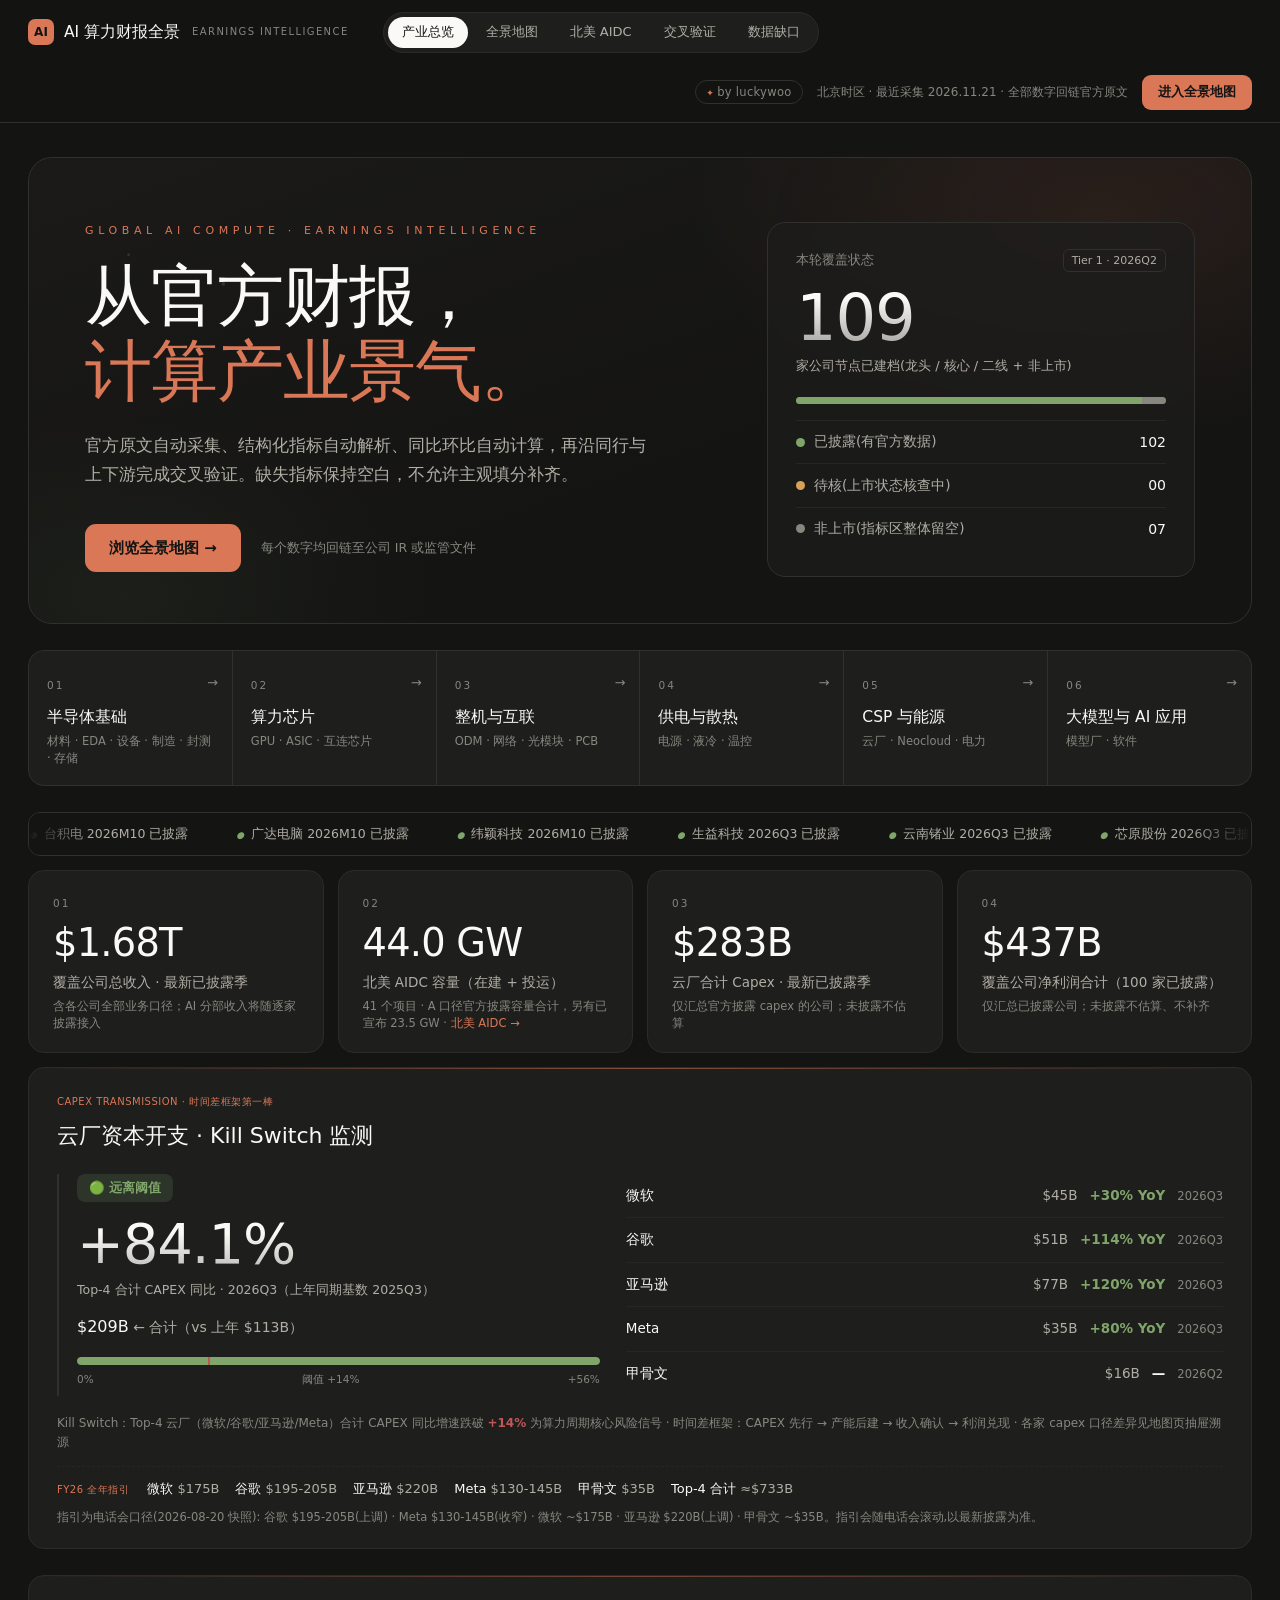
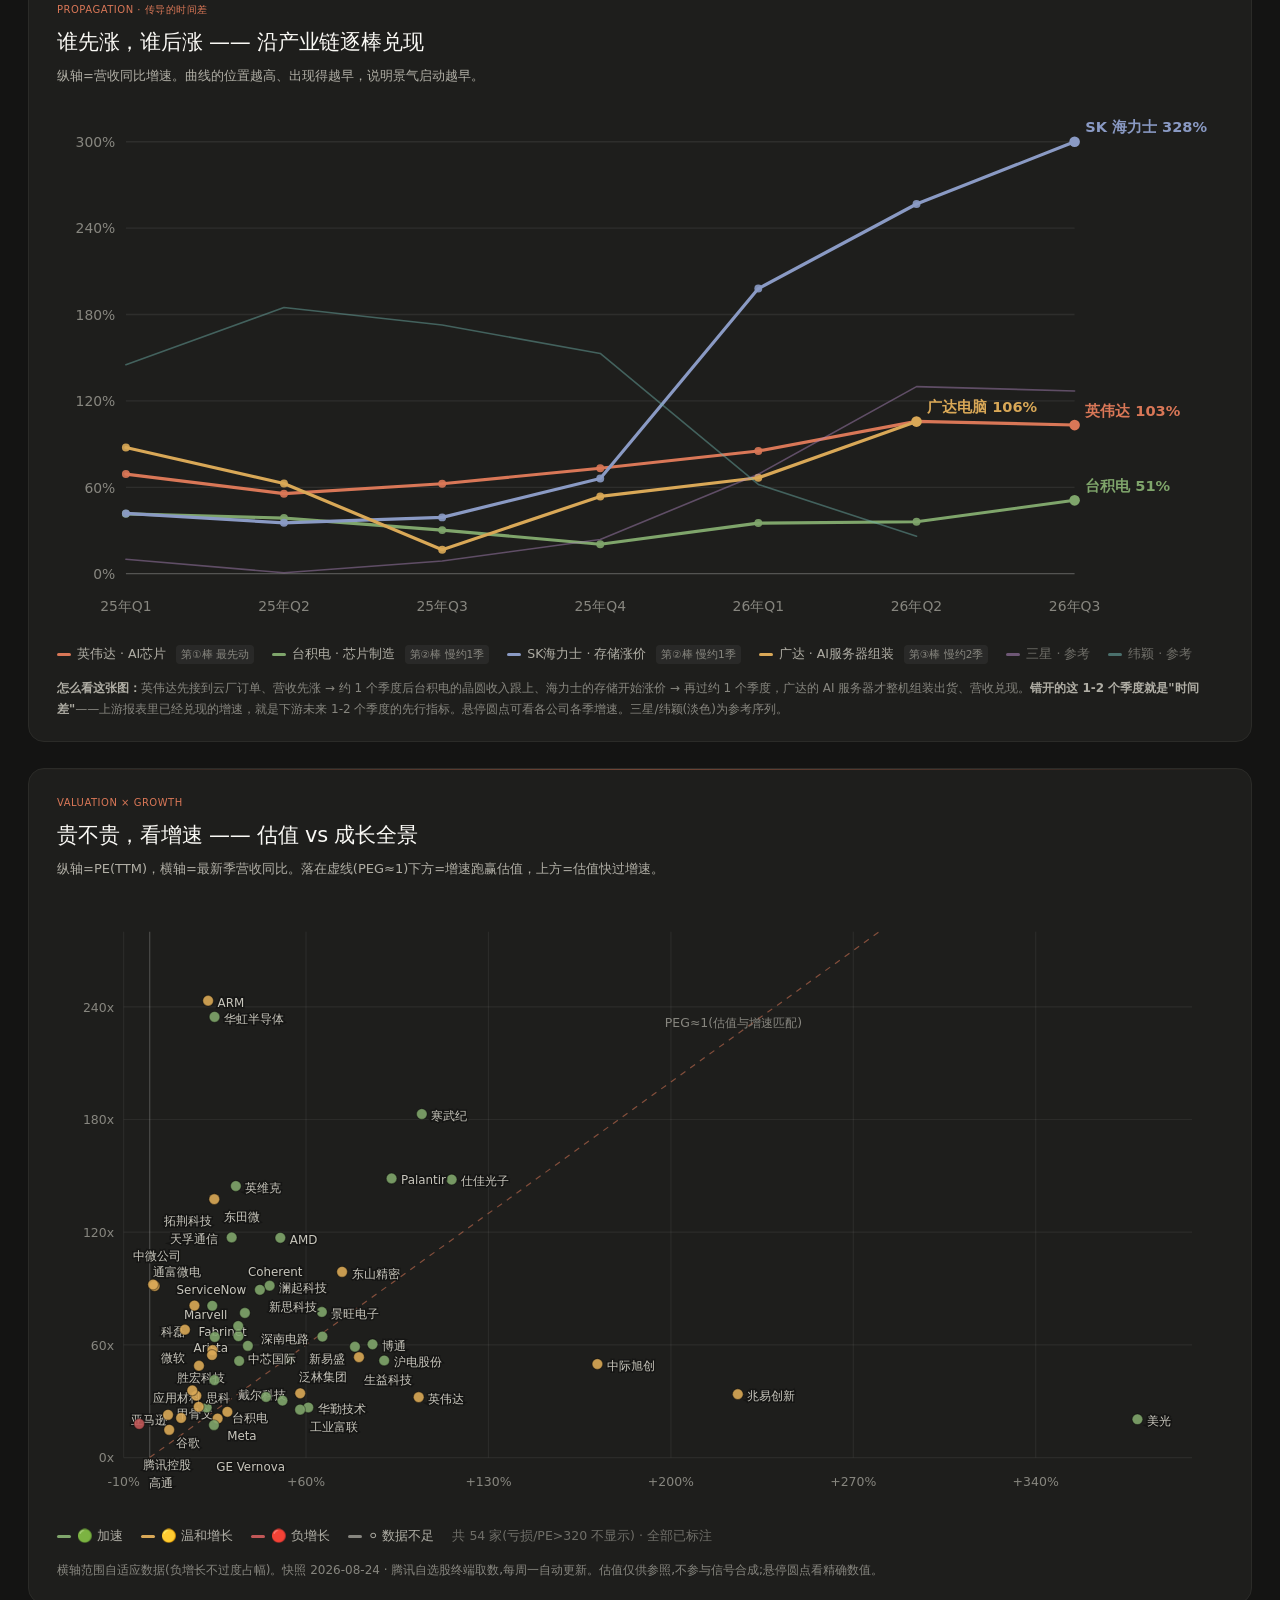
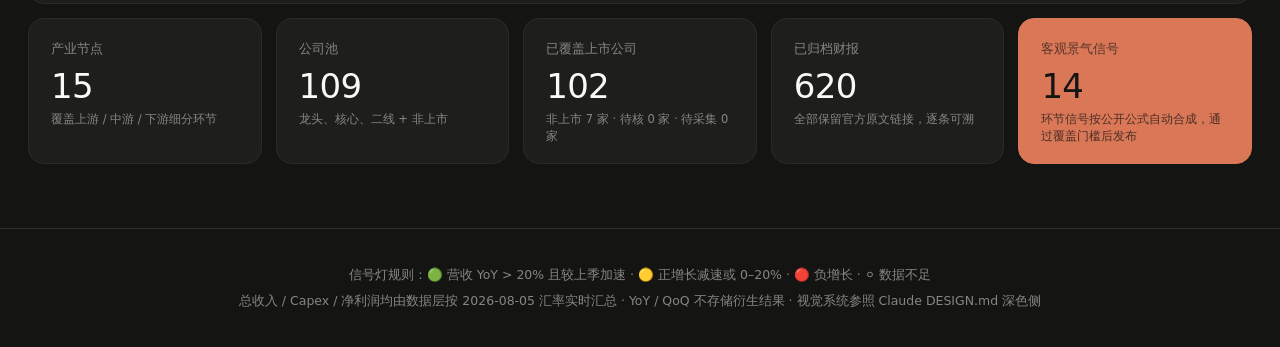
<file: index.html>
<!doctype html>
<html lang="zh-CN">
<head>
<meta charset="utf-8">
<meta name="viewport" content="width=device-width, initial-scale=1, maximum-scale=1, viewport-fit=cover">
<title>AI 算力财报全景 · 产业总览</title>
<link rel="stylesheet" href="styles.css">
  <link rel="manifest" href="manifest.webmanifest">
  <meta name="theme-color" content="#141413">
  <link rel="apple-touch-icon" href="icons/icon-192.png">
</head>
<body>

<nav class="nav">
  <div class="nav-in">
    <a class="nav-brand" href="index.html"><span class="logo">AI</span> AI 算力财报全景 <span class="en">EARNINGS INTELLIGENCE</span></a>
    <div class="nav-pills">
      <a href="index.html" class="on">产业总览</a>
      <a href="map.html">全景地图</a>
      <a href="aidc-us.html">北美 AIDC</a>
      <a href="map.html#verify">交叉验证</a>
      <a href="map.html#gaps">数据缺口</a>
    </div>
    <div class="nav-right">
      <span class="author">by luckywoo</span>
      <span class="tz" id="tzNote">北京时区 · 数据实时计算</span>
      <a class="btn-small" href="map.html">进入全景地图</a>
    </div>
  </div>
</nav>

<main class="home">

  <section class="hero-card">
    <canvas id="fxCanvas"></canvas>
    <div class="hero-left">
      <div class="overline">Global AI Compute · Earnings Intelligence</div>
      <h1>从官方财报，<br><span class="outline">计算产业景气。</span></h1>
      <p class="sub">官方原文自动采集、结构化指标自动解析、同比环比自动计算，再沿同行与上下游完成交叉验证。缺失指标保持空白，不允许主观填分补齐。</p>
      <div class="cta-row">
        <a class="btn-accent" href="map.html">浏览全景地图 →</a>
        <span class="cta-note">每个数字均回链至公司 IR 或监管文件</span>
      </div>
    </div>
    <div class="hero-panel">
      <div class="hp-head"><span>本轮覆盖状态</span><span class="tier">Tier 1 · 2026Q2</span></div>
      <div class="hp-num num" id="hpTotal" data-count>—</div>
      <div class="hp-sub">家公司节点已建档(龙头 / 核心 / 二线 + 非上市)</div>
      <div class="hp-bar">
        <i class="g" id="b1"></i><i class="a" id="b2"></i><i class="x" id="b3"></i>
      </div>
      <div class="hp-rows" id="hpRows"></div>
    </div>
  </section>

  <section class="chain" id="chain"></section>

  <div class="ticker-wrap"><div class="ticker" id="ticker"></div></div>

  <section class="bigstats">
    <div class="bstat reveal">
      <div class="bs-no">01</div>
      <div class="bs-num num" id="stRev" data-count>—</div>
      <div class="bs-label">覆盖公司总收入 · 最新已披露季</div>
      <div class="bs-note">含各公司全部业务口径；AI 分部收入将随逐家披露接入</div>
    </div>
    <div class="bstat reveal">
      <div class="bs-no">02</div>
      <div class="bs-num num" id="stGW" data-count>—</div>
      <div class="bs-label">北美 AIDC 容量（在建 + 投运）</div>
      <div class="bs-note">A 口径 · 按官方披露容量合计；详见北美 AIDC 页</div>
    </div>
    <div class="bstat reveal">
      <div class="bs-no">03</div>
      <div class="bs-num num" id="stCapex" data-count>—</div>
      <div class="bs-label">云厂合计 Capex · 最新已披露季</div>
      <div class="bs-note">仅汇总官方披露 capex 的公司；未披露不估算</div>
    </div>
    <div class="bstat reveal">
      <div class="bs-no">04</div>
      <div class="bs-num num" id="stNI" data-count>—</div>
      <div class="bs-label" id="stNILabel">覆盖公司净利润合计</div>
      <div class="bs-note">仅汇总已披露公司；未披露不估算、不补齐</div>
    </div>
  </section>

  <section class="capex-panel">
    <div class="cp-head">
      <div class="kick">Capex Transmission · 时间差框架第一棒</div>
      <h2>云厂资本开支 · Kill Switch 监测</h2>
    </div>
    <div class="cp-grid">
      <div class="killswitch" id="killswitch"></div>
      <div class="cp-list" id="capexList"></div>
    </div>
    <p class="cp-foot">Kill Switch：Top-4 云厂（微软/谷歌/亚马逊/Meta）合计 CAPEX 同比增速跌破 <b>+14%</b> 为算力周期核心风险信号 · 时间差框架：CAPEX 先行 → 产能后建 → 收入确认 → 利润兑现 · 各家 capex 口径差异见地图页抽屉溯源</p>
  </section>


  <section class="lp-panel">
    <div class="lp-inner" id="lagpanel"></div>
  </section>

  <section class="lp-panel">
    <div class="lp-inner" id="scatter"></div>
  </section>

  <section class="cards5">
    <div class="c5 reveal">
      <div class="k">产业节点</div>
      <div class="v num" id="cLanes" data-count>—</div>
      <div class="n">覆盖上游 / 中游 / 下游细分环节</div>
    </div>
    <div class="c5 reveal">
      <div class="k">公司池</div>
      <div class="v num" id="cPool" data-count>—</div>
      <div class="n">龙头、核心、二线 + 非上市</div>
    </div>
    <div class="c5 reveal">
      <div class="k">已覆盖上市公司</div>
      <div class="v num" id="cListed" data-count>—</div>
      <div class="n" id="cListedNote"></div>
    </div>
    <div class="c5 reveal">
      <div class="k">已归档财报</div>
      <div class="v num" id="cArchived">—</div>
      <div class="n" id="cArchivedNote"></div>
    </div>
    <div class="c5 hl reveal">
      <div class="k">客观景气信号</div>
      <div class="v num" id="cSignals" data-count>—</div>
      <div class="n">环节信号按公开公式自动合成，通过覆盖门槛后发布</div>
    </div>
  </section>

</main>

<footer>
  <div>信号灯规则：🟢 营收 YoY &gt; 20% 且较上季加速 · 🟡 正增长减速或 0–20% · 🔴 负增长 · ⚪ 数据不足</div>
  <div class="rule">总收入 / Capex / 净利润均由数据层按 2026-08-05 汇率实时汇总 · YoY / QoQ 不存储衍生结果 · 视觉系统参照 Claude DESIGN.md 深色侧</div>
</footer>

<script src="data/companies.js"></script>
<script src="data/metrics.js"></script>
<script src="data/sources.js"></script>
<script src="data/capacity.js"></script>
<script src="data/fx.js"></script>
<script src="data/calendar.js"></script>
<script src="data/valuation.js"></script>
<script src="data/guidance.js"></script>
<script src="data/aidc-us.js"></script>
<script src="js/calc.js"></script>
<script src="js/render-home.js"></script>
<script src="js/panels-home.js"></script>
<script src="fx.js"></script>
<script src="js/pwa.js"></script>
</body>
</html>
</file>
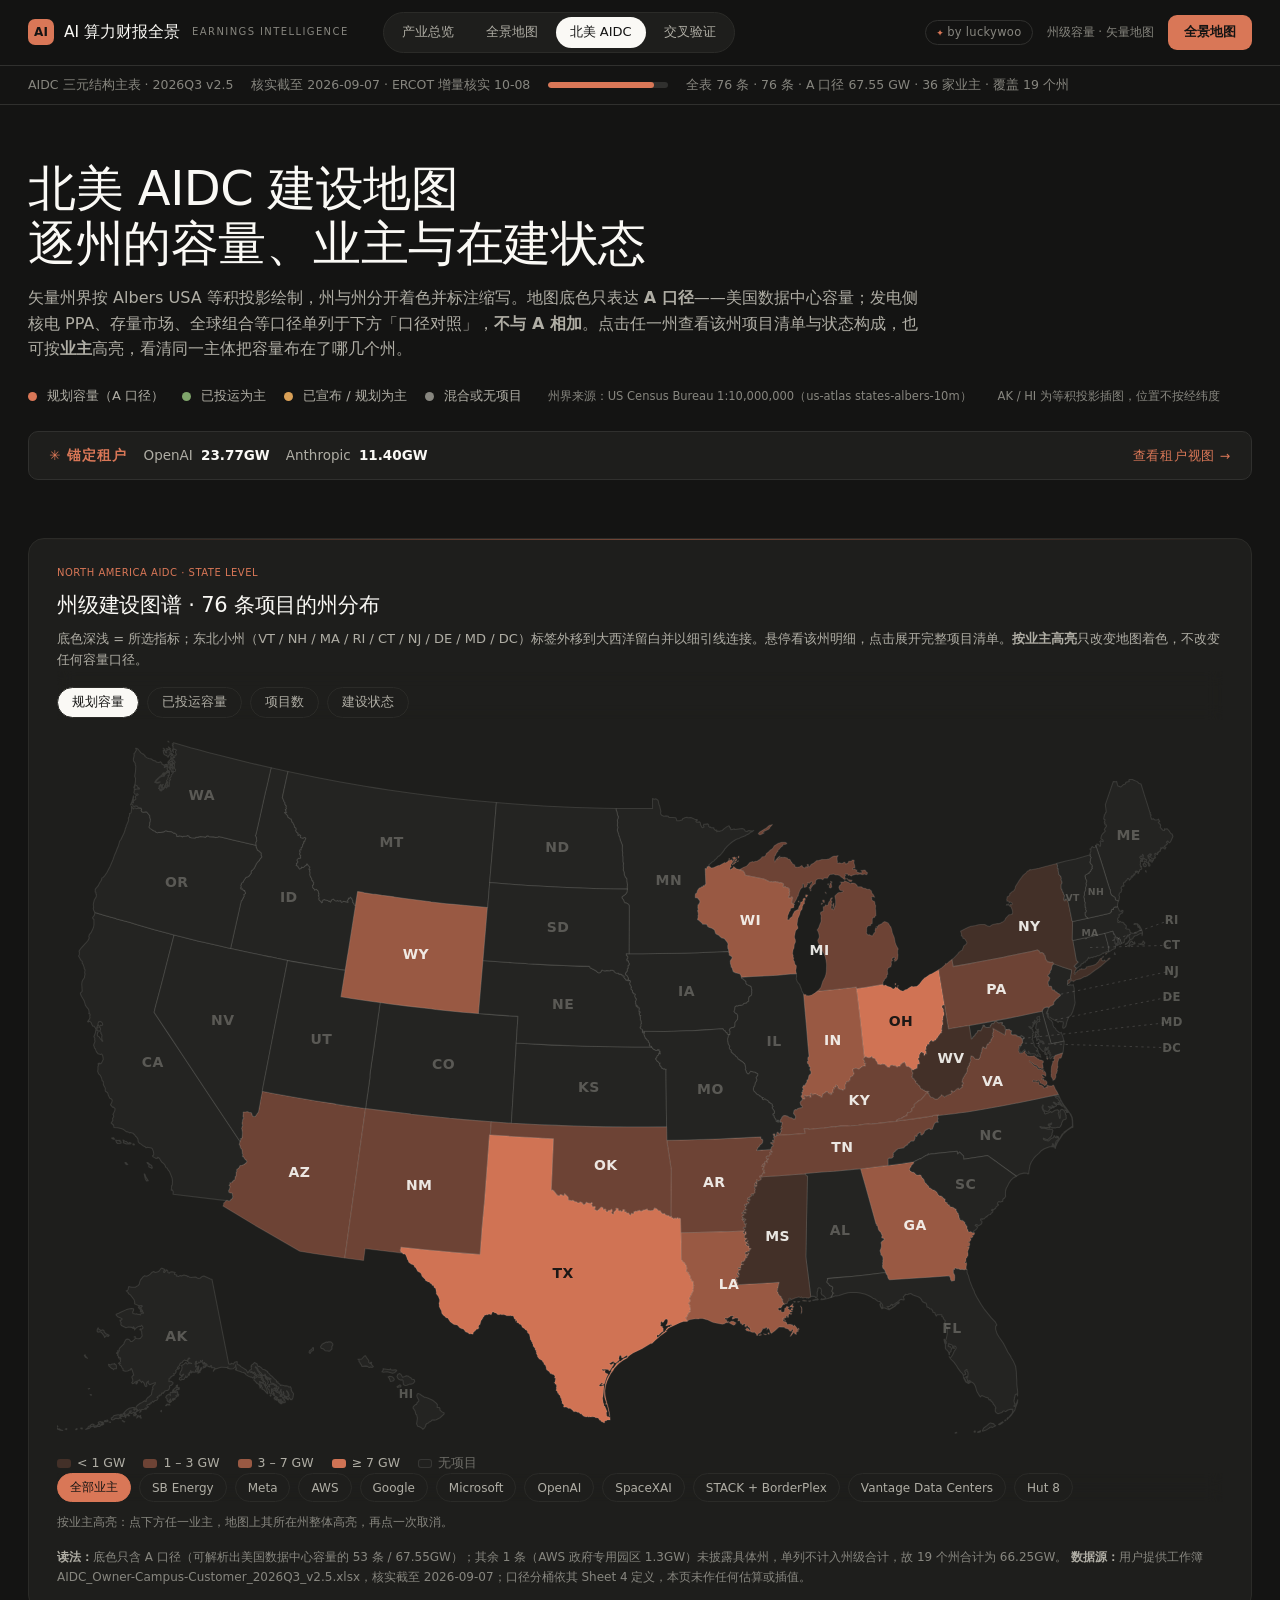
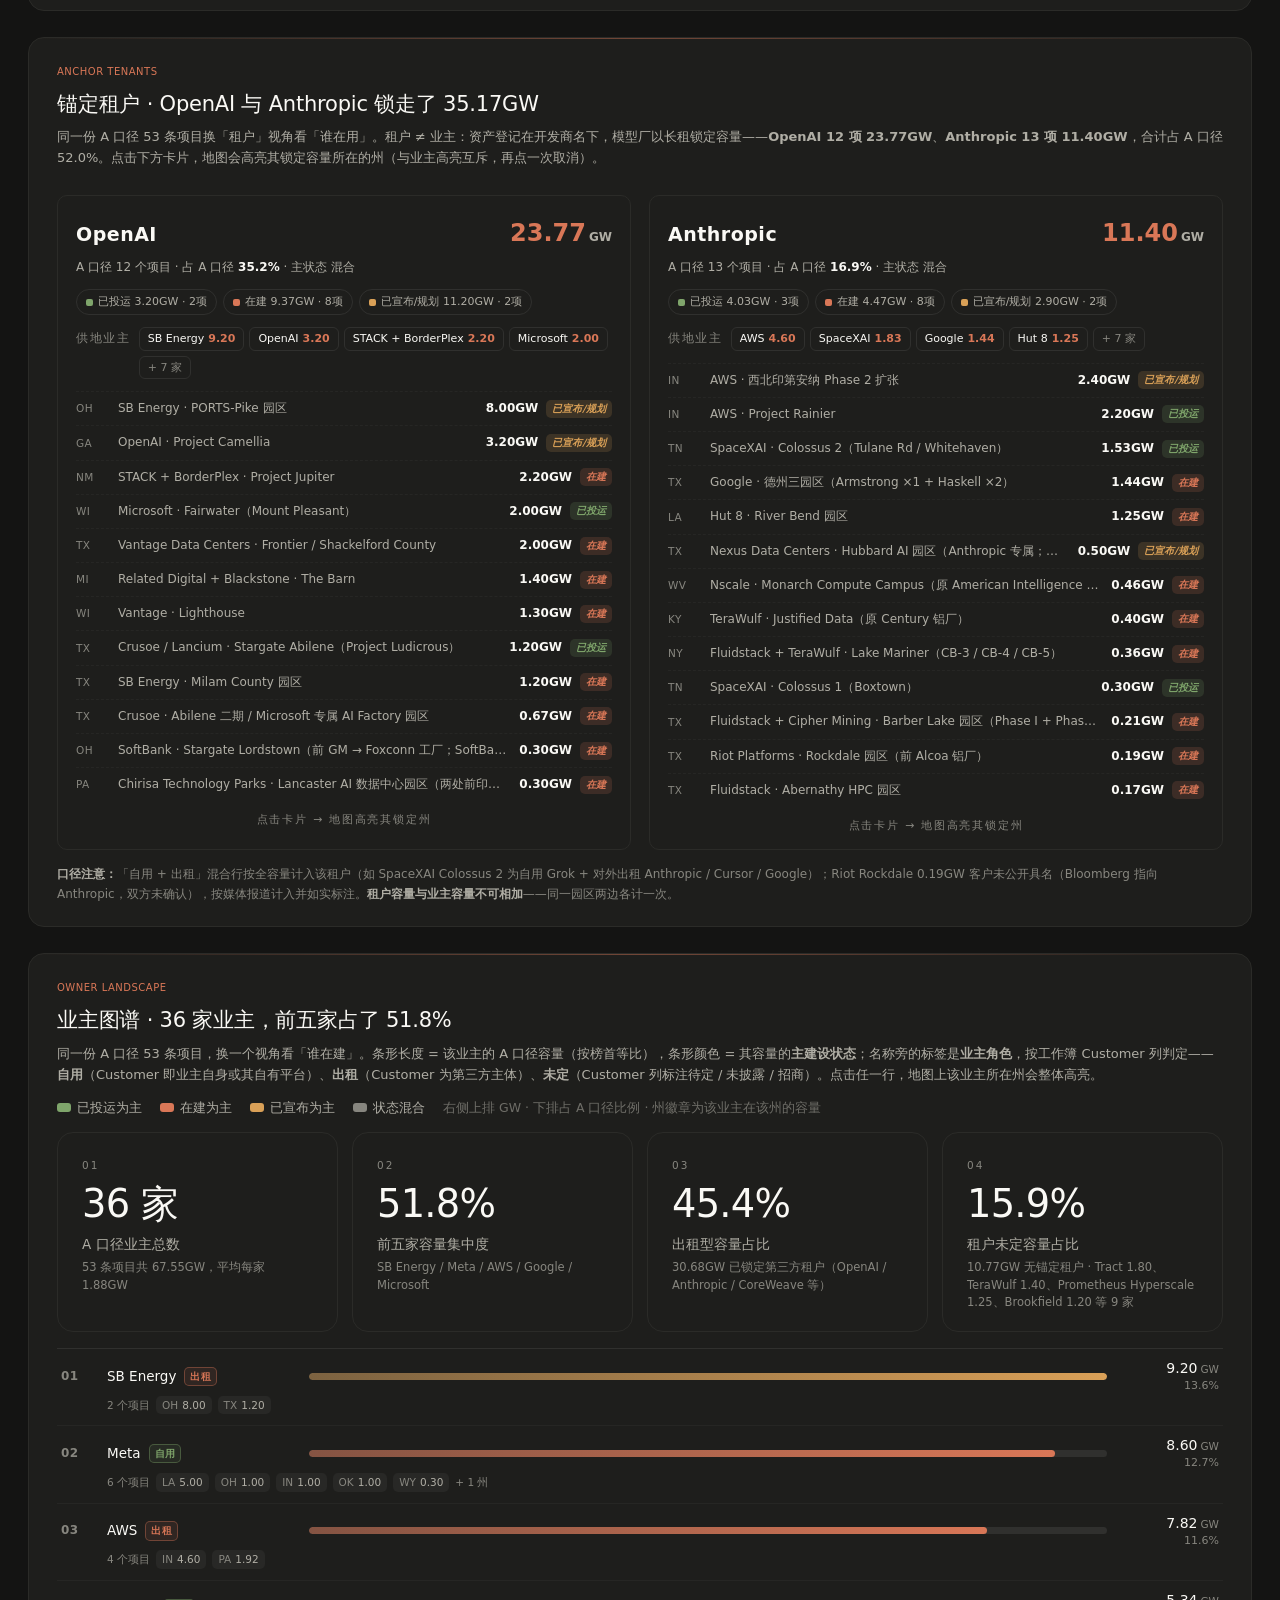
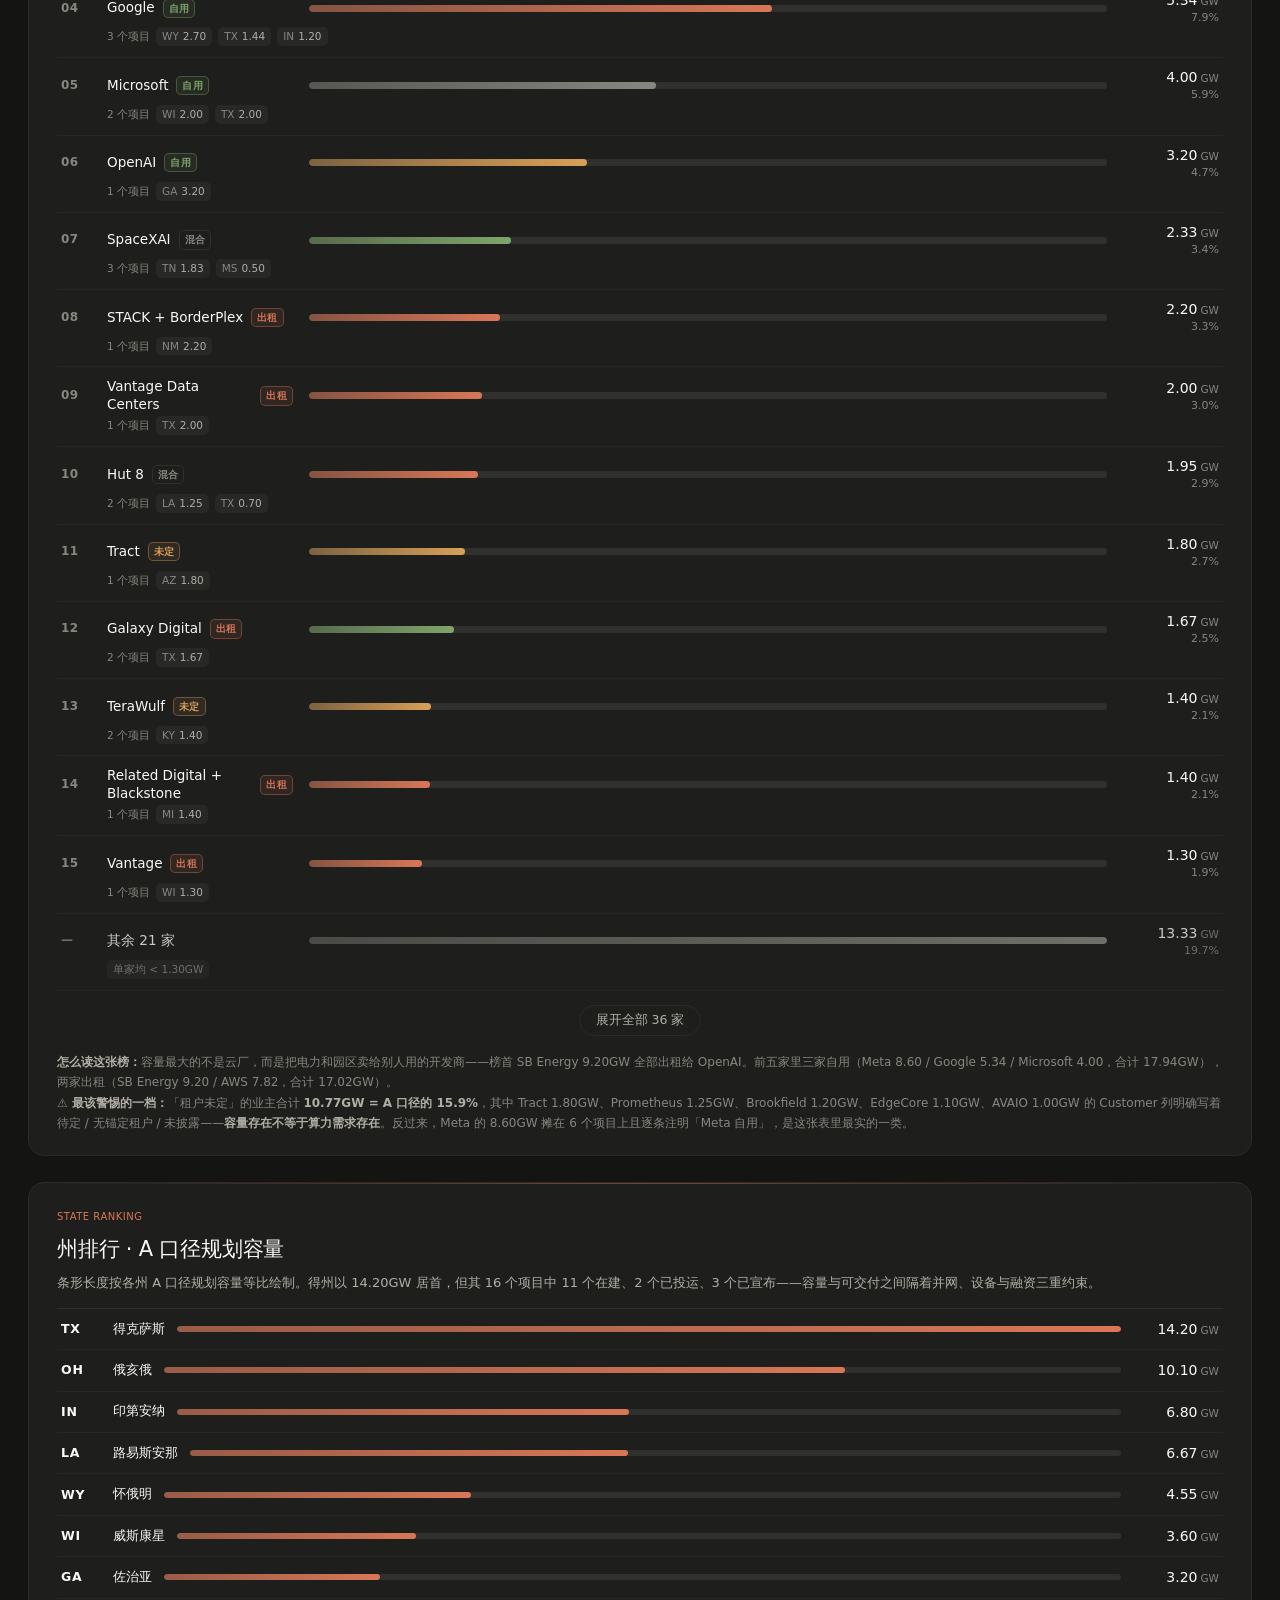
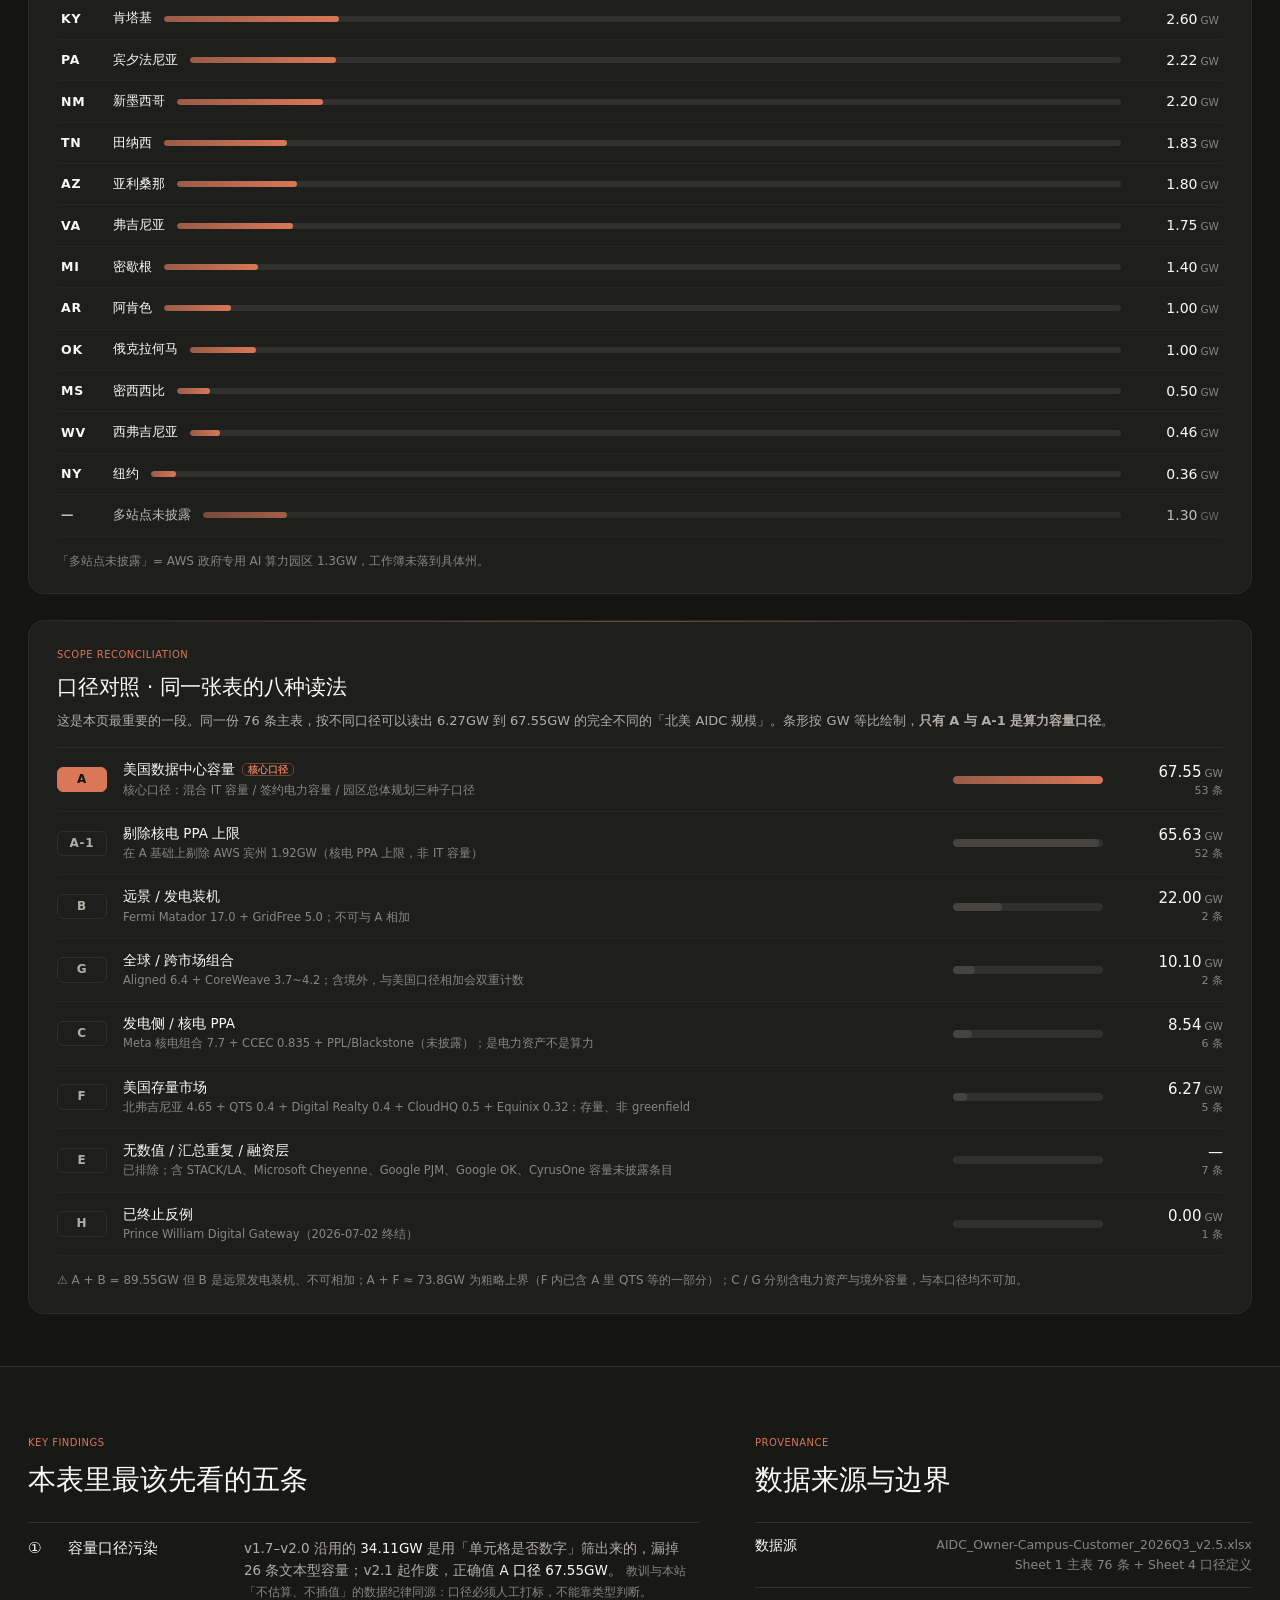
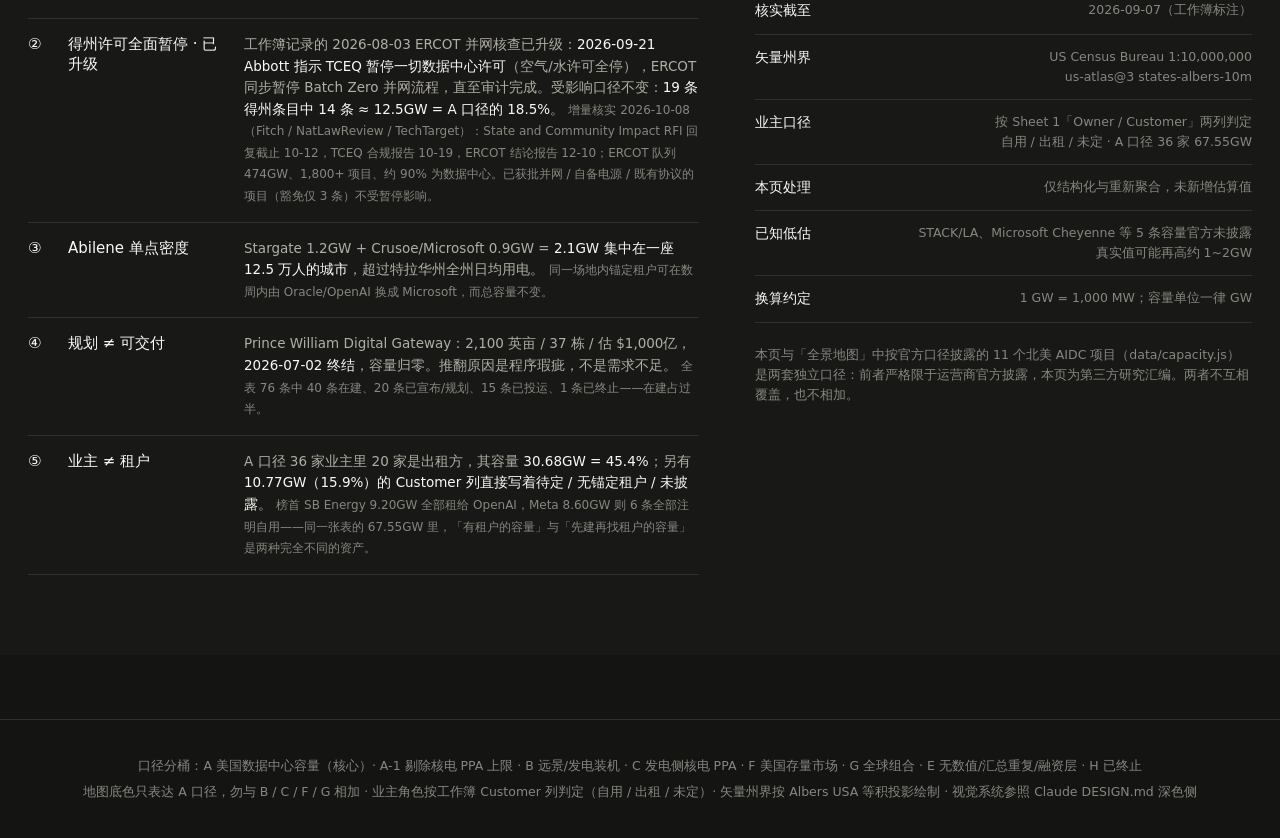
<file: aidc-us.html>
<!doctype html>
<html lang="zh-CN">
<head>
<meta charset="utf-8">
<meta name="viewport" content="width=device-width, initial-scale=1, maximum-scale=1, viewport-fit=cover">
<title>北美 AIDC 地图 · AI 算力财报全景</title>
<link rel="stylesheet" href="styles.css">
  <link rel="manifest" href="manifest.webmanifest">
  <meta name="theme-color" content="#141413">
  <link rel="apple-touch-icon" href="icons/icon-192.png">
</head>
<body>

<nav class="nav">
  <div class="nav-in">
    <a class="nav-brand" href="index.html"><span class="logo">AI</span> AI 算力财报全景 <span class="en">EARNINGS INTELLIGENCE</span></a>
    <div class="nav-pills">
      <a href="index.html">产业总览</a>
      <a href="map.html">全景地图</a>
      <a href="aidc-us.html" class="on">北美 AIDC</a>
      <a href="map.html#verify">交叉验证</a>
    </div>
    <div class="nav-right">
      <span class="author">by luckywoo</span>
      <span class="tz" id="tzNote">州级容量 · 矢量地图</span>
      <a class="btn-small" href="map.html">全景地图</a>
    </div>
  </div>
</nav>

<div class="infobar">
  <div class="infobar-in">
    <span>AIDC 三元结构主表 · 2026Q3 v2.5</span>
    <span>核实截至 2026-09-07 · ERCOT 增量核实 10-08</span>
    <span class="progress"><i style="width:88%"></i></span>
    <span>全表 76 条 · <span id="stProj">—</span> · A 口径 <span id="stGW">—</span> · <span id="stOwn">—</span> · 覆盖 <span id="stStates">—</span></span>
  </div>
</div>

<main>

  <section class="hero">
    <h1>北美 AIDC 建设地图<br>逐州的容量、业主与在建状态</h1>
    <p class="sub">矢量州界按 Albers USA 等积投影绘制，州与州分开着色并标注缩写。地图底色只表达 <b>A 口径</b>——美国数据中心容量；发电侧核电 PPA、存量市场、全球组合等口径单列于下方「口径对照」，<b>不与 A 相加</b>。点击任一州查看该州项目清单与状态构成，也可按<b>业主</b>高亮，看清同一主体把容量布在了哪几个州。</p>
    <div class="legend">
      <div class="grp">
        <span class="dot" style="background:#d97757"></span>规划容量（A 口径）
        <span class="dot" style="background:#7fa56b;margin-left:8px"></span>已投运为主
        <span class="dot" style="background:#d9a057;margin-left:8px"></span>已宣布 / 规划为主
        <span class="dot" style="background:#87867f;margin-left:8px"></span>混合或无项目
      </div>
      <div class="grp tierbadge">州界来源：US Census Bureau 1:10,000,000（us-atlas states-albers-10m）</div>
      <div class="grp tierbadge">AK / HI 为等积投影插图，位置不按经纬度</div>
    </div>
    <a class="ten-quick" href="#tenants">
      <span class="tq-k">✳ 锚定租户</span>
      <span class="tq-v">OpenAI <b class="num">23.77GW</b></span>
      <span class="tq-v">Anthropic <b class="num">11.40GW</b></span>
      <span class="tq-go">查看租户视图 →</span>
    </a>
  </section>

  <section class="lp-panel">
    <div class="lp-inner">
      <div class="kick">North America AIDC · State Level</div>
      <h2>州级建设图谱 · 76 条项目的州分布</h2>
      <p class="lp-sub">底色深浅 = 所选指标；东北小州（VT / NH / MA / RI / CT / NJ / DE / MD / DC）标签外移到大西洋留白并以细引线连接。悬停看该州明细，点击展开完整项目清单。<b>按业主高亮</b>只改变地图着色，不改变任何容量口径。</p>

      <div class="filterbar" id="metricBar"></div>
      <div class="mapbox" id="mapbox">
        <svg id="usmap" role="img" aria-label="美国各州 AIDC 建设情况矢量地图"></svg>
        <div class="mtip" id="mtip"></div>
      </div>
      <div class="lp-legend" id="mapLegend"></div>
      <div class="filterbar ownerbar" id="ownerBar"></div>
      <div class="own-note" id="ownerNote"></div>
      <div class="lp-foot">
        <b>读法：</b>底色只含 A 口径（可解析出美国数据中心容量的 53 条 / 67.55GW）；其余 1 条（AWS 政府专用园区 1.3GW）未披露具体州，单列不计入州级合计，故 19 个州合计为 66.25GW。
        <span id="metricNote"></span>
        <b>数据源：</b>用户提供工作簿 AIDC_Owner-Campus-Customer_2026Q3_v2.5.xlsx，核实截至 2026-09-07；口径分桶依其 Sheet 4 定义，本页未作任何估算或插值。
      </div>
    </div>
  </section>

  <section class="lp-panel" id="tenants">
    <div class="lp-inner">
      <div class="kick">Anchor Tenants</div>
      <h2>锚定租户 · OpenAI 与 Anthropic 锁走了 35.17GW</h2>
      <p class="lp-sub">同一份 A 口径 53 条项目换「租户」视角看「谁在用」。租户 ≠ 业主：资产登记在开发商名下，模型厂以长租锁定容量——<b>OpenAI 12 项 23.77GW</b>、<b>Anthropic 13 项 11.40GW</b>，合计占 A 口径 52.0%。点击下方卡片，地图会高亮其锁定容量所在的州（与业主高亮互斥，再点一次取消）。</p>
      <div class="tgrid" id="tenantCards"></div>
      <div class="lp-foot">
        <b>口径注意：</b>「自用 + 出租」混合行按全容量计入该租户（如 SpaceXAI Colossus 2 为自用 Grok + 对外出租 Anthropic / Cursor / Google）；Riot Rockdale 0.19GW 客户未公开具名（Bloomberg 指向 Anthropic，双方未确认），按媒体报道计入并如实标注。<b>租户容量与业主容量不可相加</b>——同一园区两边各计一次。
      </div>
    </div>
  </section>

  <section class="lp-panel">
    <div class="lp-inner">
      <div class="kick">Owner Landscape</div>
      <h2>业主图谱 · 36 家业主，前五家占了 51.8%</h2>
      <p class="lp-sub">同一份 A 口径 53 条项目，换一个视角看「谁在建」。条形长度 = 该业主的 A 口径容量（按榜首等比），条形颜色 = 其容量的<b>主建设状态</b>；名称旁的标签是<b>业主角色</b>，按工作簿 Customer 列判定——<b>自用</b>（Customer 即业主自身或其自有平台）、<b>出租</b>（Customer 为第三方主体）、<b>未定</b>（Customer 列标注待定 / 未披露 / 招商）。点击任一行，地图上该业主所在州会整体高亮。</p>
      <div class="lp-legend">
        <span class="lp-lg"><i style="background:#7fa56b;height:9px;border-radius:3px"></i>已投运为主</span>
        <span class="lp-lg"><i style="background:#d97757;height:9px;border-radius:3px"></i>在建为主</span>
        <span class="lp-lg"><i style="background:#d9a057;height:9px;border-radius:3px"></i>已宣布为主</span>
        <span class="lp-lg"><i style="background:#87867f;height:9px;border-radius:3px"></i>状态混合</span>
        <span class="lp-lg dim">右侧上排 GW · 下排占 A 口径比例 · 州徽章为该业主在该州的容量</span>
      </div>
      <div class="bigstats" id="ownerStats"></div>
      <div class="olist" id="owners"></div>
      <div class="lp-foot">
        <b>怎么读这张榜：</b>容量最大的不是云厂，而是把电力和园区卖给别人用的开发商——榜首 SB Energy 9.20GW 全部出租给 OpenAI。前五家里三家自用（Meta 8.60 / Google 5.34 / Microsoft 4.00，合计 17.94GW），两家出租（SB Energy 9.20 / AWS 7.82，合计 17.02GW）。<br>
        ⚠️ <b>最该警惕的一档：</b>「租户未定」的业主合计 <b>10.77GW = A 口径的 15.9%</b>，其中 Tract 1.80GW、Prometheus 1.25GW、Brookfield 1.20GW、EdgeCore 1.10GW、AVAIO 1.00GW 的 Customer 列明确写着待定 / 无锚定租户 / 未披露——<b>容量存在不等于算力需求存在</b>。反过来，Meta 的 8.60GW 摊在 6 个项目上且逐条注明「Meta 自用」，是这张表里最实的一类。
      </div>
    </div>
  </section>

  <section class="lp-panel">
    <div class="lp-inner">
      <div class="kick">State Ranking</div>
      <h2>州排行 · A 口径规划容量</h2>
      <p class="lp-sub">条形长度按各州 A 口径规划容量等比绘制。得州以 14.20GW 居首，但其 16 个项目中 11 个在建、2 个已投运、3 个已宣布——容量与可交付之间隔着并网、设备与融资三重约束。</p>
      <div class="rank" id="rank"></div>
      <div class="lp-foot">「多站点未披露」= AWS 政府专用 AI 算力园区 1.3GW，工作簿未落到具体州。</div>
    </div>
  </section>

  <section class="lp-panel">
    <div class="lp-inner">
      <div class="kick">Scope Reconciliation</div>
      <h2>口径对照 · 同一张表的八种读法</h2>
      <p class="lp-sub">这是本页最重要的一段。同一份 76 条主表，按不同口径可以读出 6.27GW 到 67.55GW 的完全不同的「北美 AIDC 规模」。条形按 GW 等比绘制，<b>只有 A 与 A-1 是算力容量口径</b>。</p>
      <div class="scope-rows" id="scopes"></div>
      <div class="lp-foot">⚠️ A + B = 89.55GW 但 B 是远景发电装机、不可相加；A + F ≈ 73.8GW 为粗略上界（F 内已含 A 里 QTS 等的一部分）；C / G 分别含电力资产与境外容量，与本口径均不可加。</div>
    </div>
  </section>

  <section class="alt" id="notes">
    <div class="alt-in">
      <div>
        <div class="kick">Key Findings</div>
        <h2>本表里最该先看的五条</h2>
        <div class="vchain">
          <div class="vrow">
            <span class="mark">①</span>
            <span class="vn">容量口径污染</span>
            <span class="vbody"><span class="pair">v1.7–v2.0 沿用的 <b>34.11GW</b> 是用「单元格是否数字」筛出来的，漏掉 26 条文本型容量；v2.1 起作废，正确值 <b>A 口径 67.55GW</b>。</span>
              <span class="note">教训与本站「不估算、不插值」的数据纪律同源：口径必须人工打标，不能靠类型判断。</span></span>
          </div>
          <div class="vrow">
            <span class="mark">②</span>
            <span class="vn">得州许可全面暂停 · 已升级</span>
            <span class="vbody"><span class="pair">工作簿记录的 2026-08-03 ERCOT 并网核查已升级：<b>2026-09-21 Abbott 指示 TCEQ 暂停一切数据中心许可</b>（空气/水许可全停），ERCOT 同步暂停 Batch Zero 并网流程，直至审计完成。受影响口径不变：<b>19 条得州条目中 14 条 ≈ 12.5GW = A 口径的 18.5%</b>。</span>
              <span class="note">增量核实 2026-10-08（Fitch / NatLawReview / TechTarget）：State and Community Impact RFI 回复截止 10-12，TCEQ 合规报告 10-19，ERCOT 结论报告 12-10；ERCOT 队列 474GW、1,800+ 项目、约 90% 为数据中心。已获批并网 / 自备电源 / 既有协议的项目（豁免仅 3 条）不受暂停影响。</span></span>
          </div>
          <div class="vrow">
            <span class="mark">③</span>
            <span class="vn">Abilene 单点密度</span>
            <span class="vbody"><span class="pair">Stargate 1.2GW + Crusoe/Microsoft 0.9GW = <b>2.1GW 集中在一座 12.5 万人的城市</b>，超过特拉华州全州日均用电。</span>
              <span class="note">同一场地内锚定租户可在数周内由 Oracle/OpenAI 换成 Microsoft，而总容量不变。</span></span>
          </div>
          <div class="vrow">
            <span class="mark">④</span>
            <span class="vn">规划 ≠ 可交付</span>
            <span class="vbody"><span class="pair">Prince William Digital Gateway：2,100 英亩 / 37 栋 / 估 $1,000亿，<b>2026-07-02 终结</b>，容量归零。推翻原因是程序瑕疵，不是需求不足。</span>
              <span class="note">全表 76 条中 40 条在建、20 条已宣布/规划、15 条已投运、1 条已终止——在建占过半。</span></span>
          </div>
          <div class="vrow">
            <span class="mark">⑤</span>
            <span class="vn">业主 ≠ 租户</span>
            <span class="vbody"><span class="pair">A 口径 36 家业主里 20 家是出租方，其容量 <b>30.68GW = 45.4%</b>；另有 <b>10.77GW（15.9%）的 Customer 列直接写着待定 / 无锚定租户 / 未披露</b>。</span>
              <span class="note">榜首 SB Energy 9.20GW 全部租给 OpenAI，Meta 8.60GW 则 6 条全部注明自用——同一张表的 67.55GW 里，「有租户的容量」与「先建再找租户的容量」是两种完全不同的资产。</span></span>
          </div>
        </div>
      </div>
      <div>
        <div class="kick">Provenance</div>
        <h2>数据来源与边界</h2>
        <div class="gaplist">
          <div class="gaprow"><span class="gn">数据源</span><span class="gr">AIDC_Owner-Campus-Customer_2026Q3_v2.5.xlsx<br>Sheet 1 主表 76 条 + Sheet 4 口径定义</span></div>
          <div class="gaprow"><span class="gn">核实截至</span><span class="gr">2026-09-07（工作簿标注）</span></div>
          <div class="gaprow"><span class="gn">矢量州界</span><span class="gr">US Census Bureau 1:10,000,000<br>us-atlas@3 states-albers-10m</span></div>
          <div class="gaprow"><span class="gn">业主口径</span><span class="gr">按 Sheet 1「Owner / Customer」两列判定<br>自用 / 出租 / 未定 · A 口径 36 家 67.55GW</span></div>
          <div class="gaprow"><span class="gn">本页处理</span><span class="gr">仅结构化与重新聚合，未新增估算值</span></div>
          <div class="gaprow"><span class="gn">已知低估</span><span class="gr">STACK/LA、Microsoft Cheyenne 等 5 条容量官方未披露<br>真实值可能再高约 1~2GW</span></div>
          <div class="gaprow"><span class="gn">换算约定</span><span class="gr">1 GW = 1,000 MW；容量单位一律 GW</span></div>
        </div>
        <p class="foot">本页与「全景地图」中按官方口径披露的 11 个北美 AIDC 项目（data/capacity.js）是两套独立口径：前者严格限于运营商官方披露，本页为第三方研究汇编。两者不互相覆盖，也不相加。</p>
      </div>
    </div>
  </section>
</main>

<footer>
  <div>口径分桶：A 美国数据中心容量（核心）· A-1 剔除核电 PPA 上限 · B 远景/发电装机 · C 发电侧核电 PPA · F 美国存量市场 · G 全球组合 · E 无数值/汇总重复/融资层 · H 已终止</div>
  <div class="rule">地图底色只表达 A 口径，勿与 B / C / F / G 相加 · 业主角色按工作簿 Customer 列判定（自用 / 出租 / 未定）· 矢量州界按 Albers USA 等积投影绘制 · 视觉系统参照 Claude DESIGN.md 深色侧</div>
</footer>

<div class="overlay" id="overlay"></div>
<aside class="drawer" id="drawer" aria-hidden="true"></aside>

<script src="data/aidc-us.js"></script>
<script src="data/us-map.js"></script>
<script src="js/render-aidc.js"></script>
<script src="js/pwa.js"></script>
</body>
</html>
</file>
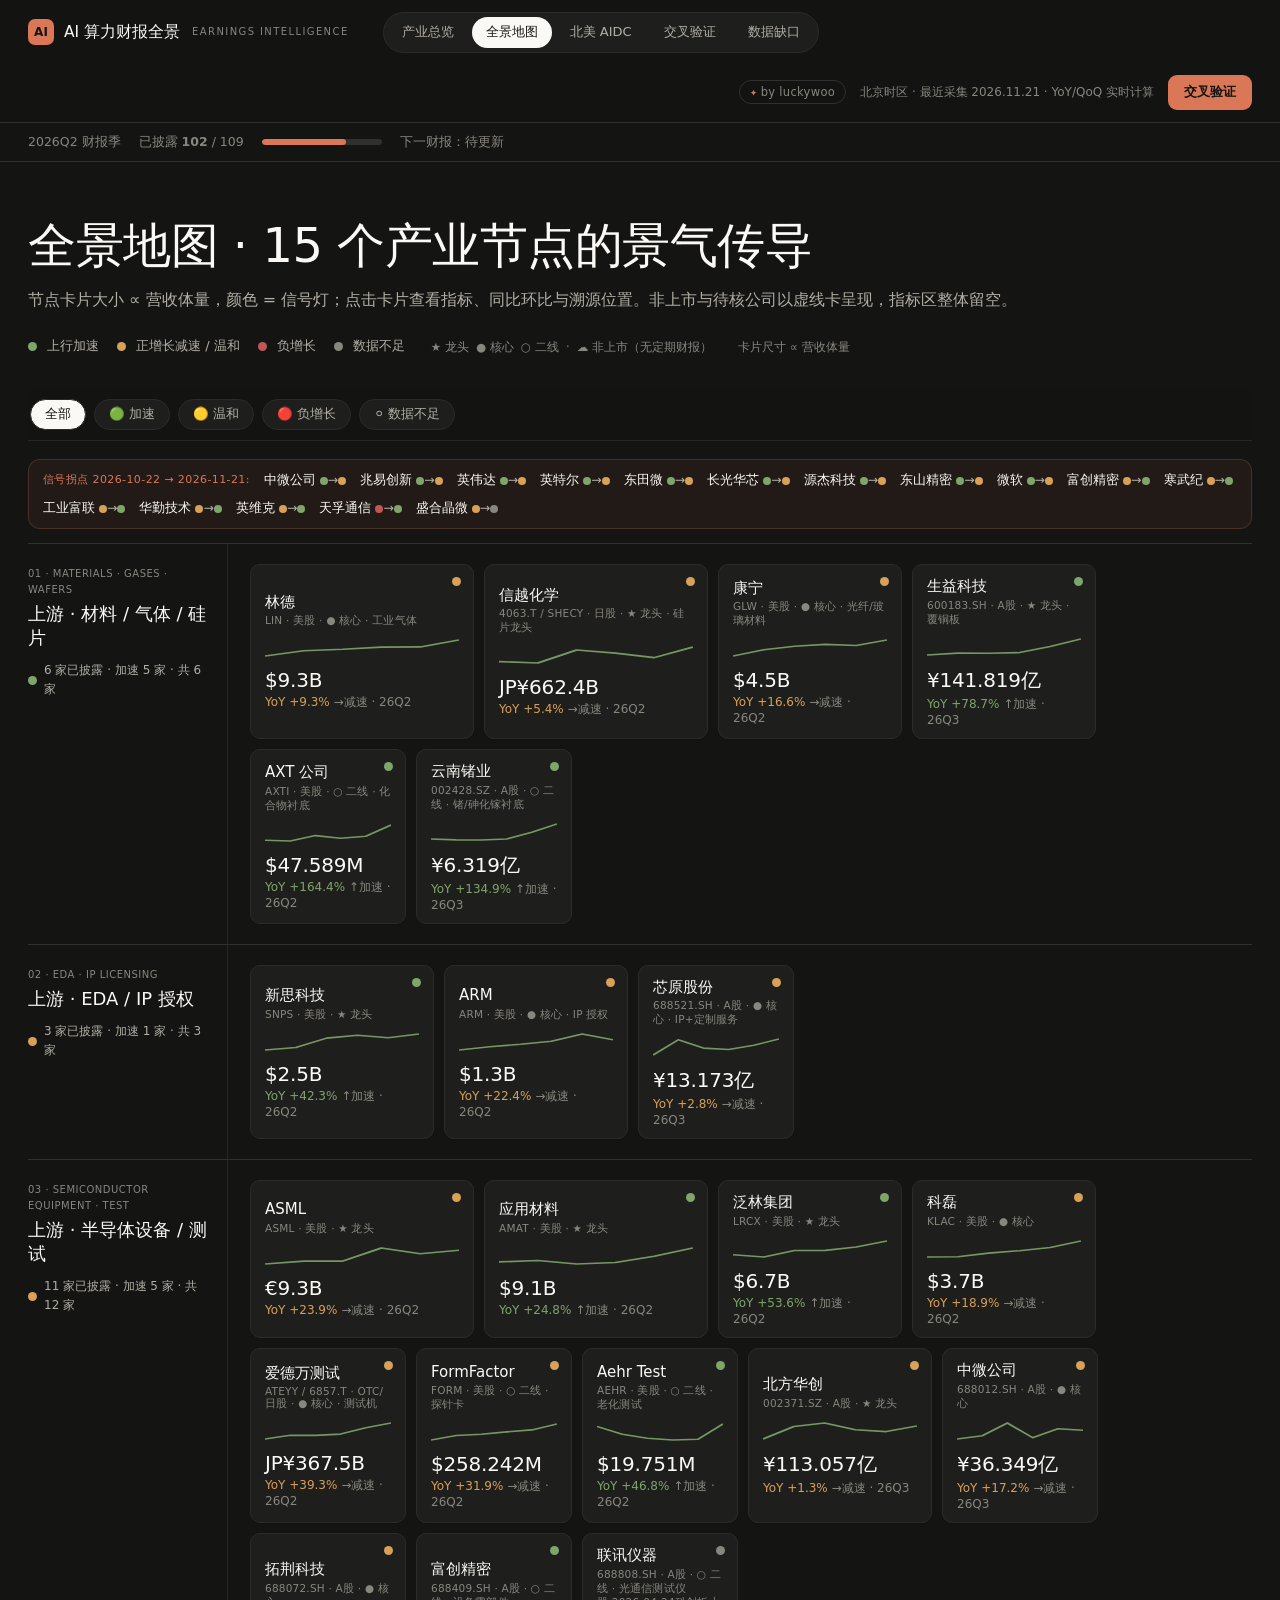
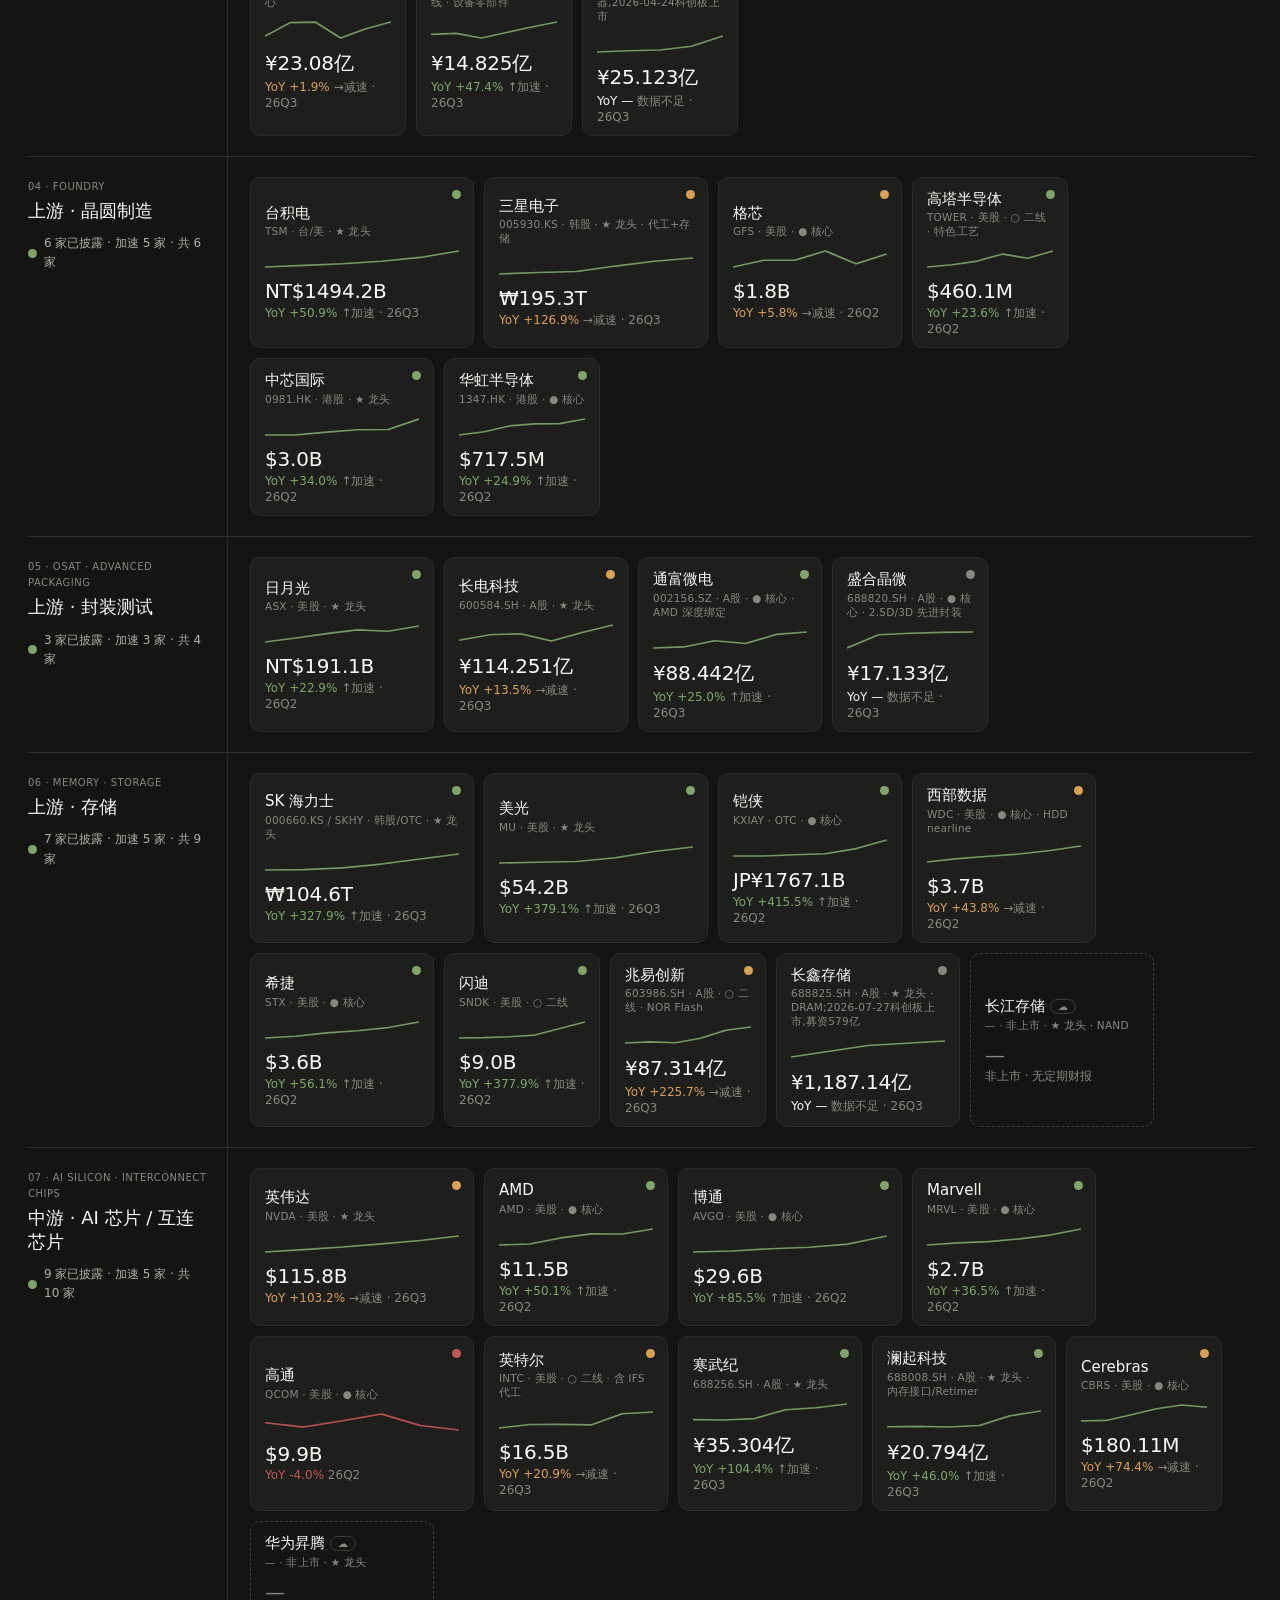
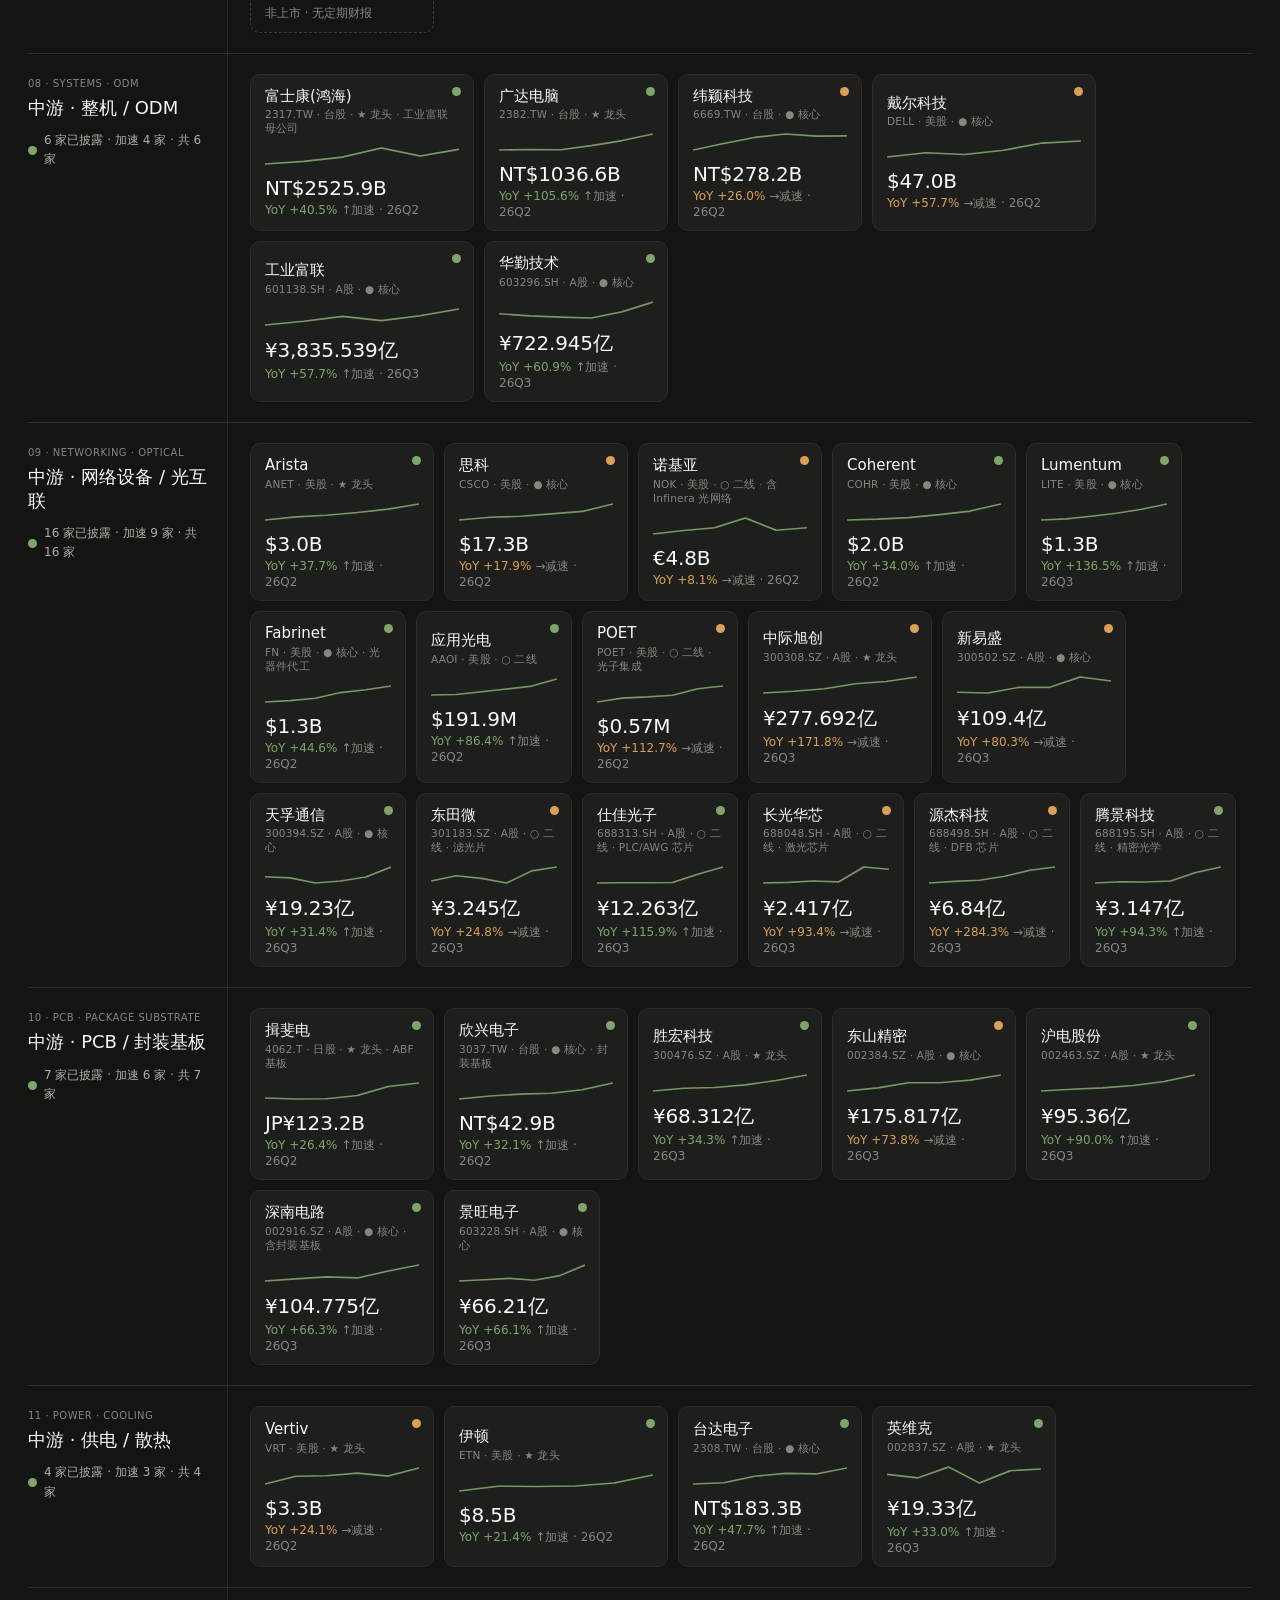
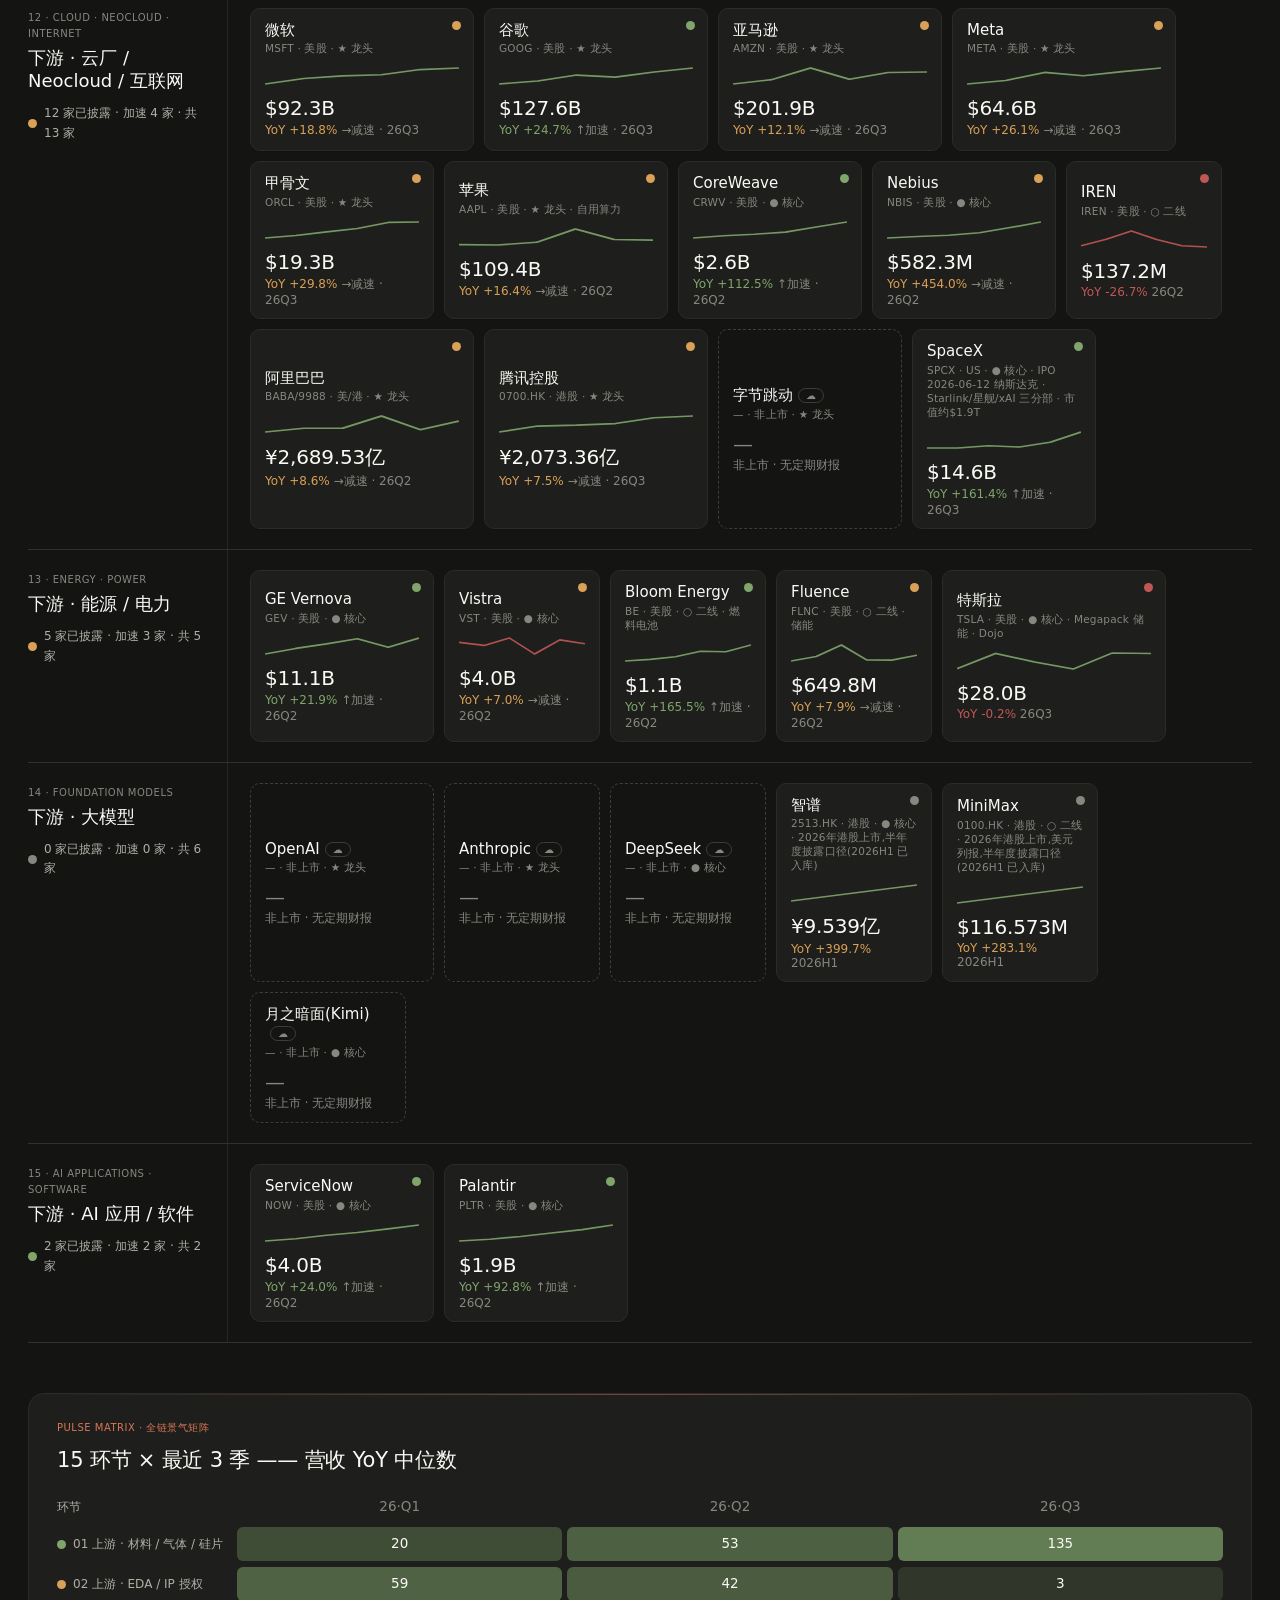
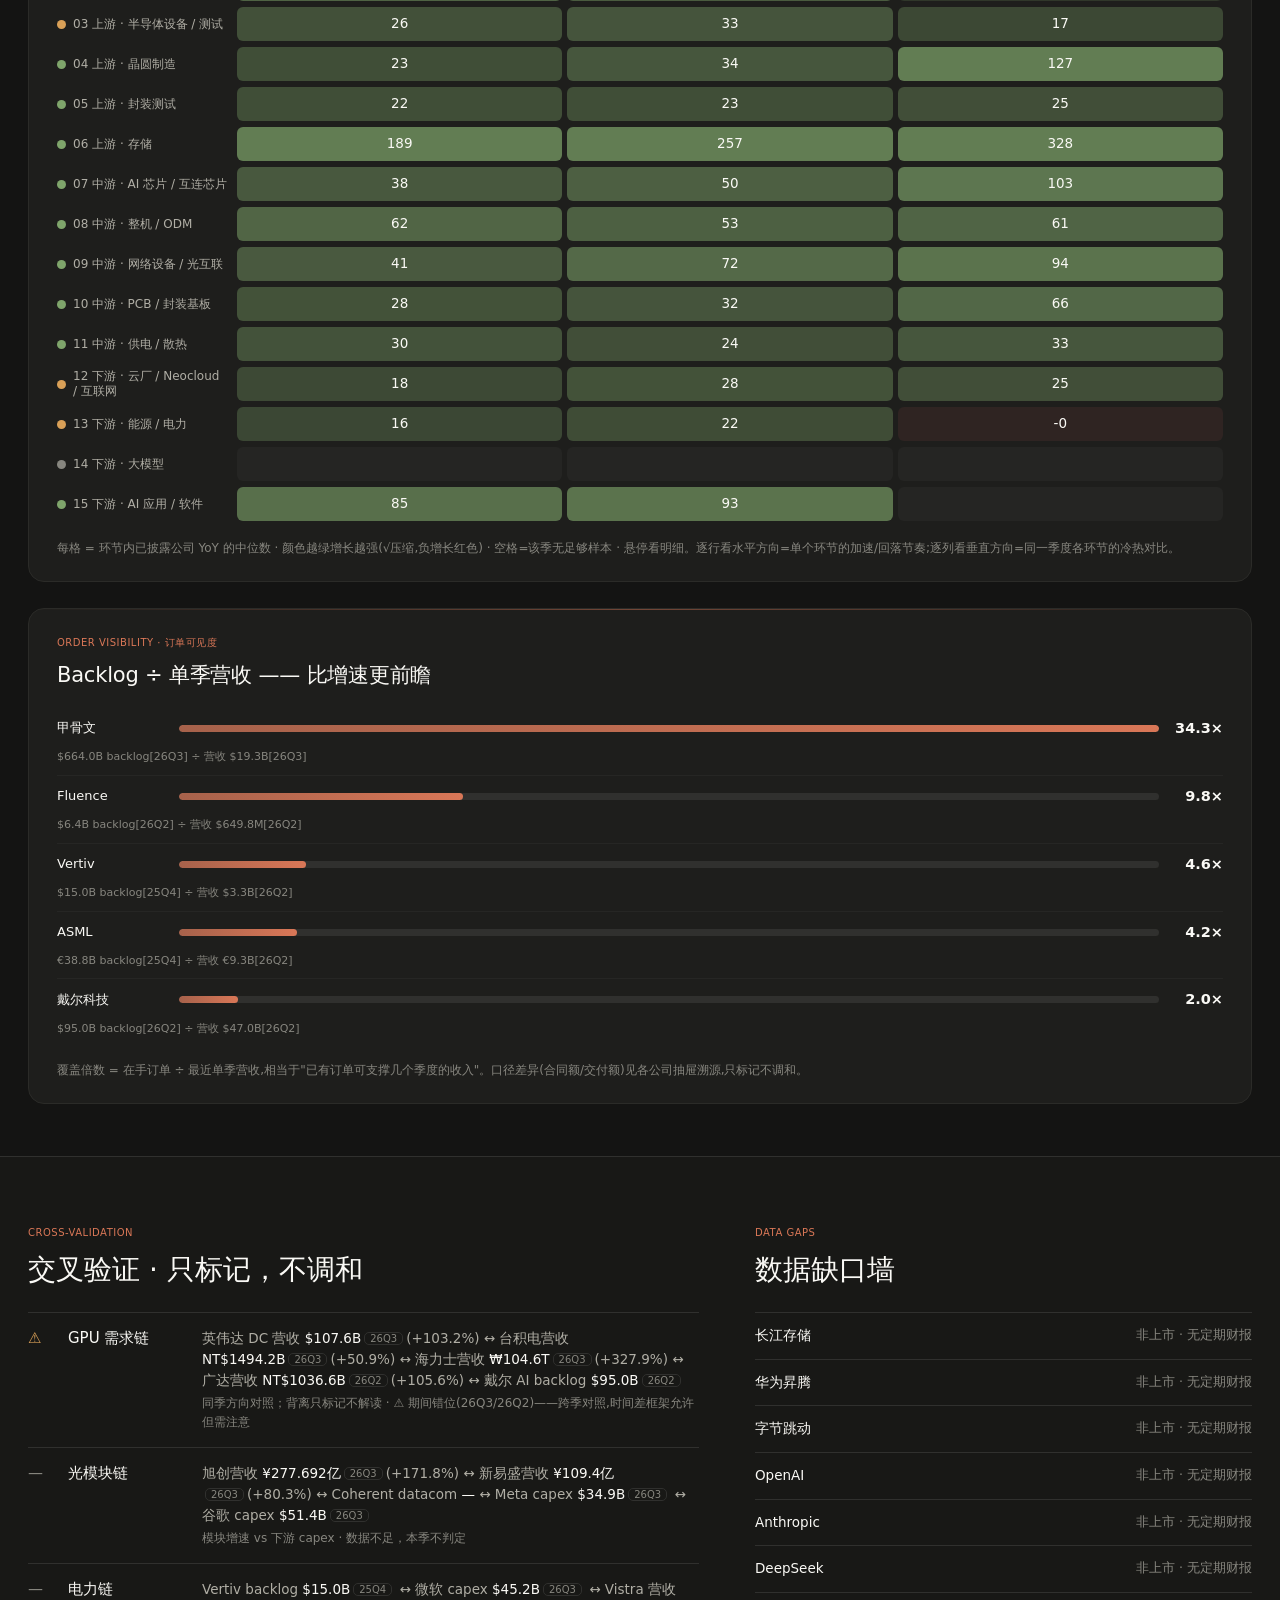
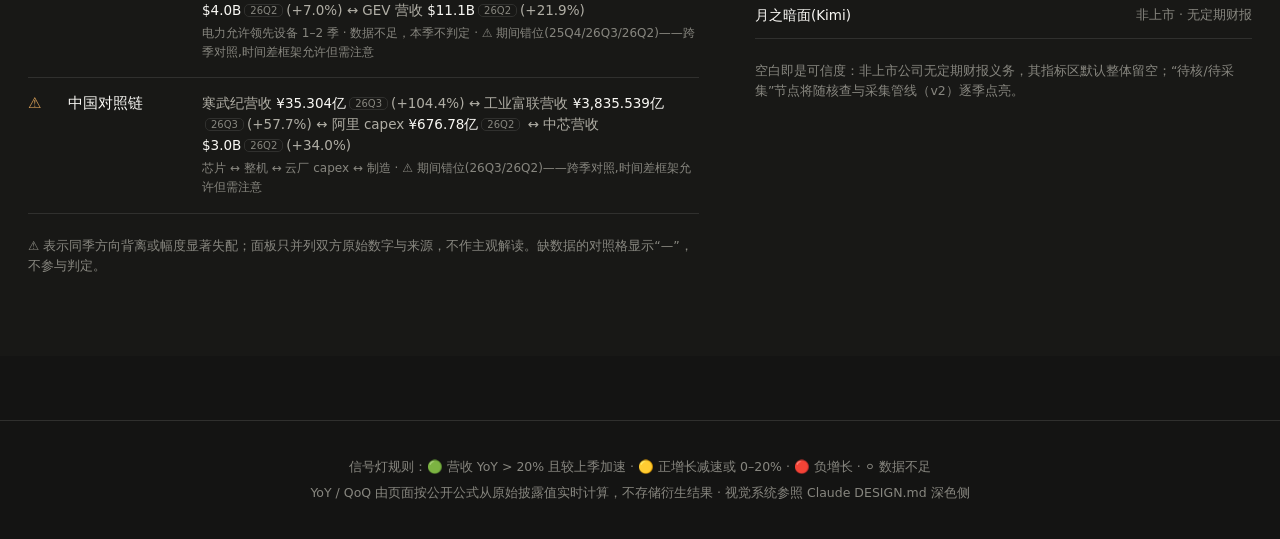
<file: map.html>
<!doctype html>
<html lang="zh-CN">
<head>
<meta charset="utf-8">
<meta name="viewport" content="width=device-width, initial-scale=1, maximum-scale=1, viewport-fit=cover">
<title>全景地图 · AI 算力财报全景</title>
<link rel="stylesheet" href="styles.css">
  <link rel="manifest" href="manifest.webmanifest">
  <meta name="theme-color" content="#141413">
  <link rel="apple-touch-icon" href="icons/icon-192.png">
</head>
<body>

<nav class="nav">
  <div class="nav-in">
    <a class="nav-brand" href="index.html"><span class="logo">AI</span> AI 算力财报全景 <span class="en">EARNINGS INTELLIGENCE</span></a>
    <div class="nav-pills">
      <a href="index.html">产业总览</a>
      <a href="map.html" class="on">全景地图</a>
      <a href="aidc-us.html">北美 AIDC</a>
      <a href="#verify">交叉验证</a>
      <a href="#gaps">数据缺口</a>
    </div>
    <div class="nav-right">
      <span class="author">by luckywoo</span>
      <span class="tz" id="tzNote">北京时区 · 数据实时计算</span>
      <a class="btn-small" href="#verify">交叉验证</a>
    </div>
  </div>
</nav>

<div class="infobar">
  <div class="infobar-in">
    <span>2026Q2 财报季</span>
    <span id="stat"></span>
    <span class="progress"><i></i></span>
    <span id="nextEarn">下一财报：待更新</span>
  </div>
</div>

<main>
  <section class="hero">
    <h1>全景地图 · 15 个产业节点的景气传导</h1>
    <p class="sub oneline">节点卡片大小 ∝ 营收体量，颜色 = 信号灯；点击卡片查看指标、同比环比与溯源位置。非上市与待核公司以虚线卡呈现，指标区整体留空。</p>
    <div class="legend">
      <div class="grp">
        <span class="dot green"></span>上行加速
        <span class="dot yellow" style="margin-left:8px"></span>正增长减速 / 温和
        <span class="dot red" style="margin-left:8px"></span>负增长
        <span class="dot gray" style="margin-left:8px"></span>数据不足
      </div>
      <div class="grp tierbadge">★ 龙头 &nbsp;● 核心 &nbsp;○ 二线 &nbsp;·&nbsp; ☁ 非上市（无定期财报）</div>
      <div class="grp tierbadge">卡片尺寸 ∝ 营收体量</div>
    </div>
  </section>

  <section class="map" id="map"></section>


  <section class="lp-panel">
    <div class="lp-inner" id="backlog"></div>
  </section>

  <section class="alt" id="verify">
    <div class="alt-in">
      <div>
        <div class="kick">Cross-Validation</div>
        <h2>交叉验证 · 只标记，不调和</h2>
        <div class="vchain" id="vchain"></div>
        <p class="foot">⚠️ 表示同季方向背离或幅度显著失配；面板只并列双方原始数字与来源，不作主观解读。缺数据的对照格显示“—”，不参与判定。</p>
      </div>
      <div id="gaps">
        <div class="kick">Data Gaps</div>
        <h2>数据缺口墙</h2>
        <div class="gaplist" id="gaplist"></div>
        <p class="foot">空白即是可信度：非上市公司无定期财报义务，其指标区默认整体留空；“待核/待采集”节点将随核查与采集管线（v2）逐季点亮。</p>
      </div>
    </div>
  </section>
</main>

<footer>
  <div>信号灯规则：🟢 营收 YoY &gt; 20% 且较上季加速 · 🟡 正增长减速或 0–20% · 🔴 负增长 · ⚪ 数据不足</div>
  <div class="rule">YoY / QoQ 由页面按公开公式从原始披露值实时计算，不存储衍生结果 · 视觉系统参照 Claude DESIGN.md 深色侧</div>
</footer>

<div class="overlay" id="overlay"></div>
<aside class="drawer" id="drawer" aria-hidden="true"></aside>

<script src="data/companies.js"></script>
<script src="data/metrics.js"></script>
<script src="data/sources.js"></script>
<script src="data/calendar.js"></script>
<script src="data/valuation.js"></script>
<script src="data/signals-history.js"></script>
<script src="js/calc.js"></script>
<script src="js/render-map.js"></script>
<script src="js/panels-map.js"></script>
<script src="fx.js"></script>
<script src="js/pwa.js"></script>
</body>
</html>
</file>
<file: styles.css>
/* ═══ AI 算力财报全景 · 共享样式(深色侧 Claude DESIGN.md 适配) ═══ */
:root{
  --bg:#141413; --card:#1e1e1c; --card-bd:#2b2b28; --alt:#181816;
  --line:#262624; --line-strong:#30302e;
  --text:#faf9f5; --sub:#b0aea5; --meta:#87867f;
  --accent:#d97757; --terra:#c96442;
  --green:#7fa56b; --amber:#d9a057; --red:#c05757; --gray:#87867f;
  --sans:"Microsoft YaHei","微软雅黑","PingFang SC","Hiragino Sans GB",system-ui,-apple-system,sans-serif;
}
*{margin:0;padding:0;box-sizing:border-box}
body{background:var(--bg);color:var(--text);font-family:var(--sans);
  font-size:16px;line-height:1.6;-webkit-font-smoothing:antialiased}
.num{font-variant-numeric:tabular-nums}
.mono{font-family:ui-monospace,"SF Mono",Menlo,monospace}
a{color:var(--accent);text-decoration:none}

/* ── DEMO 水印条 ── */
.demo-banner{background:#221f1c;color:var(--sub);font-size:12.5px;text-align:center;
  padding:7px 16px;letter-spacing:.04em;border-bottom:1px solid var(--line-strong)}
.demo-banner b{color:var(--amber);font-weight:600}

/* ── 共享导航 ── */
.nav{position:sticky;top:0;z-index:40;background:rgba(20,20,19,.92);
  backdrop-filter:blur(8px);border-bottom:1px solid var(--line-strong)}
.nav-in{max-width:1360px;margin:0 auto;padding:12px 28px;display:flex;align-items:center;gap:22px;flex-wrap:wrap}
.nav-brand{display:flex;align-items:center;gap:10px;color:var(--text);font-weight:500;font-size:15.5px}
.nav-brand .logo{display:inline-flex;align-items:center;justify-content:center;width:26px;height:26px;
  border-radius:7px;background:var(--accent);color:#141413;font-weight:700;font-size:12px}
.nav-brand .en{color:var(--meta);font-size:10px;letter-spacing:.14em;margin-left:2px}
.nav-pills{display:flex;gap:4px;background:var(--card);border:1px solid var(--card-bd);
  border-radius:99px;padding:4px;margin-left:12px}
.nav-pills a{color:var(--sub);font-size:13px;padding:5px 14px;border-radius:99px;transition:color .15s}
.nav-pills a:hover{color:var(--text)}
.nav-pills a.on{background:var(--text);color:#141413;font-weight:500}
.nav-right{margin-left:auto;display:flex;align-items:center;gap:14px}
.nav-right .tz{font-size:12px;color:var(--meta)}
.btn-small{display:inline-block;background:var(--accent);color:#141413;font-weight:600;font-size:13px;
  padding:7px 16px;border-radius:9px}
.btn-small:hover{background:var(--terra);color:#fff}

/* ── 主页 hero 卡 ── */
.home{max-width:1360px;margin:0 auto;padding:34px 28px 0}
.hero-card{position:relative;overflow:hidden;display:grid;grid-template-columns:1.5fr 1fr;gap:40px;
  background:linear-gradient(160deg,#1b1a18 0%,#141413 60%);
  border:1px solid var(--line-strong);border-radius:24px;padding:64px 56px 46px}
.hero-card::before{content:"";position:absolute;inset:0;pointer-events:none;
  background:radial-gradient(640px 340px at 88% 12%,rgba(217,119,87,.10),transparent 65%),
             radial-gradient(520px 300px at 8% 95%,rgba(127,165,107,.07),transparent 60%)}
.overline{color:var(--accent);font-size:11px;letter-spacing:.42em;text-transform:uppercase}
.hero-card h1{margin-top:20px;font-weight:500;font-size:clamp(40px,5.2vw,72px);line-height:1.12;letter-spacing:-.01em}
.outline{color:var(--accent)}
.hero-card .sub{margin-top:24px;max-width:34em;color:var(--sub);font-size:16.5px;line-height:1.75}
.cta-row{margin-top:34px;display:flex;align-items:center;gap:20px;flex-wrap:wrap}
.btn-accent{display:inline-block;background:var(--accent);color:#141413;font-weight:600;
  font-size:15px;padding:12px 24px;border-radius:11px}
.btn-accent:hover{background:var(--terra);color:#fff}
.cta-note{font-size:12.5px;color:var(--meta)}

/* hero 覆盖状态面板 */
.hero-panel{position:relative;background:rgba(30,30,28,.72);border:1px solid var(--line-strong);
  border-radius:18px;padding:26px 28px;align-self:center;backdrop-filter:blur(6px)}
.hp-head{display:flex;justify-content:space-between;align-items:center;font-size:12.5px;color:var(--meta)}
.hp-head .tier{border:1px solid var(--line-strong);border-radius:6px;padding:2px 8px;font-size:11px;color:var(--sub)}
.hp-num{margin-top:14px;font-size:64px;font-weight:500;line-height:1;letter-spacing:-.02em}
.hp-sub{margin-top:6px;font-size:13px;color:var(--sub)}
.hp-bar{display:flex;height:7px;border-radius:99px;overflow:hidden;margin-top:20px;background:var(--line-strong)}
.hp-bar i{display:block;height:100%}
.hp-bar .g{background:var(--green)}.hp-bar .a{background:var(--amber)}.hp-bar .x{background:var(--gray)}
.hp-rows{margin-top:16px;border-top:1px solid var(--line)}
.hp-row{display:flex;align-items:center;gap:9px;padding:10px 0;border-bottom:1px solid var(--line);
  font-size:13.5px;color:var(--sub)}
.hp-row:last-child{border-bottom:none}
.hp-row b{margin-left:auto;color:var(--text);font-weight:500;font-size:14px}
.dot{width:9px;height:9px;border-radius:99px;display:inline-block;flex:none}
.dot.green{background:var(--green)}.dot.yellow{background:var(--amber)}
.dot.red{background:var(--red)}.dot.gray{background:var(--gray)}

/* ── 链条步骤 ── */
.chain{display:grid;grid-template-columns:repeat(6,1fr);gap:1px;margin-top:26px;
  background:var(--line-strong);border:1px solid var(--line-strong);border-radius:16px;overflow:hidden}
.step{position:relative;padding:20px 18px 18px;background:var(--card);color:var(--sub);
  transition:background .15s}
.step:hover{background:rgba(255,255,255,.03)}
.step .no{font-size:10.5px;color:var(--meta);letter-spacing:.2em}
.step .sn{display:block;margin-top:8px;font-weight:500;font-size:15.5px;color:var(--text)}
.step .sd{display:block;margin-top:3px;font-size:11.5px;color:var(--meta);line-height:1.5}
.step .arr{position:absolute;top:22px;right:14px;color:var(--meta);font-size:13px}
.step:hover .arr{color:var(--accent)}

/* ── 大数字带 ── */
.bigstats{display:grid;grid-template-columns:repeat(4,1fr);gap:14px;margin-top:14px}
.bstat{background:var(--card);border:1px solid var(--card-bd);border-radius:16px;padding:24px 24px 20px}
.bstat .bs-no{font-size:10.5px;color:var(--meta);letter-spacing:.2em}
.bstat .bs-num{margin-top:12px;font-size:clamp(30px,3vw,42px);font-weight:500;letter-spacing:-.02em;line-height:1}
.bstat .bs-label{margin-top:10px;font-size:13.5px;color:var(--sub)}
.bstat .bs-note{margin-top:4px;font-size:11.5px;color:var(--meta);line-height:1.5}

/* ── 五卡概览 ── */
.cards5{display:grid;grid-template-columns:repeat(5,1fr);gap:14px;margin:14px 0 0}
.c5{background:var(--card);border:1px solid var(--card-bd);border-radius:16px;padding:20px 22px 18px}
.c5.hl{background:var(--accent);border-color:var(--accent)}
.c5 .k{font-size:12.5px;color:var(--meta)}
.c5.hl .k{color:rgba(20,20,19,.65)}
.c5 .v{margin-top:10px;font-size:34px;font-weight:500;letter-spacing:-.02em;line-height:1}
.c5 .n{margin-top:8px;font-size:11.5px;color:var(--meta);line-height:1.5}
.c5.hl .v,.c5.hl .n{color:#141413}
.c5.hl .n{color:rgba(20,20,19,.72)}

/* ── 地图页 ── */
.infobar{border-bottom:1px solid var(--line-strong)}
.infobar-in{max-width:1360px;margin:0 auto;padding:9px 28px;display:flex;gap:18px;
  font-size:12.5px;color:var(--meta);align-items:center}
.progress{height:6px;width:120px;background:var(--line-strong);border-radius:99px;overflow:hidden;display:inline-block}
.progress i{display:block;height:100%;width:70%;background:var(--accent);border-radius:99px}
.hero{max-width:1360px;margin:0 auto;padding:56px 28px 32px}
.hero h1{font-weight:500;font-size:clamp(30px,4vw,48px);line-height:1.15;letter-spacing:-.01em;max-width:18em}
.hero p.sub{margin-top:14px;max-width:56em;color:var(--sub);font-size:16px}
.legend{display:flex;gap:26px;flex-wrap:wrap;margin-top:24px;font-size:13px;color:var(--sub)}
.legend .grp{display:flex;gap:10px;align-items:center;flex-wrap:wrap}
.tierbadge{font-size:11.5px;color:var(--meta)}
.map{max-width:1360px;margin:0 auto;padding:0 28px 24px}
.lane{display:grid;grid-template-columns:200px 1fr;border-top:1px solid var(--line-strong);scroll-margin-top:96px}
.lane:last-child{border-bottom:1px solid var(--line-strong)}
.lane-label{padding:22px 20px 22px 0;border-right:1px solid var(--line)}
.lane-idx{font-size:10px;letter-spacing:.5px;color:var(--meta);text-transform:uppercase}
.lane-name{font-weight:500;font-size:18px;line-height:1.3;margin-top:4px}
.lane-en{font-size:11px;color:var(--meta);margin-top:2px;letter-spacing:.06em}
.lane-signal{margin-top:12px;display:inline-flex;align-items:center;gap:7px;font-size:12px;color:var(--sub)}
.cards{display:flex;flex-wrap:wrap;gap:10px;padding:20px 0 20px 22px;align-items:stretch}
.card{position:relative;text-align:left;background:var(--card);border:1px solid var(--card-bd);
  border-radius:10px;padding:12px 14px 11px;cursor:pointer;font-family:inherit;color:inherit;
  transition:box-shadow .18s ease,transform .18s ease}
.card:hover{box-shadow:0 0 0 1px #4d4c48;transform:translateY(-1px)}
.card:active{box-shadow:inset 0 0 0 1px #5e5d59}
.card.selected{box-shadow:0 0 0 1.5px var(--accent)}
.card .dot{position:absolute;top:12px;right:12px}
.card.lg{width:224px}.card.md{width:184px}.card.sm{width:156px}
.card .nm{font-weight:500;font-size:15px;line-height:1.25;padding-right:16px}
.card .tk{font-size:10.5px;color:var(--meta);margin-top:3px;letter-spacing:.02em}
.card .rev{margin-top:10px;font-size:20px;font-weight:500;letter-spacing:-.01em}
.card .yoy{font-size:12px;margin-top:2px;font-weight:500}
.yoy.up{color:var(--green)}.yoy.flat{color:var(--amber)}.yoy.down{color:var(--red)}
.card .acc{font-weight:400;color:var(--meta)}
.card.nodata{background:transparent;border-style:dashed;border-color:#3d3d3a;cursor:default}
.card.nodata:hover{box-shadow:none;transform:none}
.card.nodata .rev{color:var(--meta)}
.card.nodata .why{font-size:11.5px;color:var(--meta);margin-top:2px}
.cloudtag{font-size:10px;border:1px solid #3d3d3a;border-radius:99px;
  padding:1px 7px;color:var(--meta);margin-left:5px;vertical-align:1px}
.alt{background:var(--alt);border-top:1px solid var(--line-strong);margin-top:52px}
.alt-in{max-width:1360px;margin:0 auto;padding:68px 28px 80px;
  display:grid;grid-template-columns:1.35fr 1fr;gap:56px}
.alt h2{font-weight:500;font-size:28px;line-height:1.2}
.alt .kick{font-size:10px;letter-spacing:.5px;text-transform:uppercase;color:var(--accent);margin-bottom:12px}
.vchain{margin-top:26px;border-top:1px solid var(--line-strong)}
.vrow{display:grid;grid-template-columns:26px 120px 1fr;gap:14px;
  padding:15px 0;border-bottom:1px solid var(--line-strong);font-size:13.5px;align-items:start}
.vrow .vbody{min-width:0}
.vrow .mark{font-size:15px;line-height:1.4}
.vrow .vn{font-weight:500;font-size:15px;line-height:1.35}
.vrow .pair{color:var(--sub);line-height:1.55;overflow-wrap:anywhere}
.vrow .pair b{color:var(--text);font-weight:500}
.vrow .note{color:var(--meta);font-size:12px;margin-top:3px;line-height:1.6}
.gaplist{margin-top:26px;border-top:1px solid var(--line-strong)}
.gaprow{display:flex;justify-content:space-between;gap:14px;padding:12px 0;
  border-bottom:1px solid var(--line-strong);font-size:13.5px}
.gaprow .gn{color:var(--text)}
.gaprow .gr{color:var(--meta);font-size:12.5px;text-align:right}
.alt .foot{margin-top:22px;font-size:12.5px;color:var(--meta);line-height:1.6}
.overlay{position:fixed;inset:0;background:rgba(0,0,0,.55);opacity:0;
  pointer-events:none;transition:opacity .3s ease;z-index:60}
.overlay.on{opacity:1;pointer-events:auto}
.drawer{position:fixed;top:0;right:0;bottom:0;width:min(440px,94vw);z-index:70;
  background:#1a1917;color:var(--sub);border-left:1px solid var(--line-strong);
  transform:translateX(103%);transition:transform .38s cubic-bezier(.16,1,.3,1);
  overflow-y:auto;padding:30px 30px 48px}
.drawer.on{transform:translateX(0)}
.drawer .close{background:none;border:1px solid var(--line-strong);
  color:var(--sub);width:34px;height:34px;border-radius:8px;cursor:pointer;font-size:15px}
.drawer .close:hover{border-color:#5e5d59}
.d-tier{font-size:11px;letter-spacing:.4px;text-transform:uppercase;color:var(--accent)}
.d-name{font-weight:500;font-size:32px;color:var(--text);line-height:1.15;margin-top:8px}
.d-tk{font-size:12.5px;color:var(--meta);margin-top:6px}
.d-sec{margin-top:30px}
.d-sec h3{font-size:11px;letter-spacing:.4px;text-transform:uppercase;color:var(--meta);
  font-weight:500;margin-bottom:14px}
.bars{display:flex;align-items:flex-end;gap:10px;height:110px;border-bottom:1px solid var(--line-strong)}
.bar{flex:1;display:flex;flex-direction:column;justify-content:flex-end;gap:6px;height:100%}
.bar i{display:block;background:var(--line-strong);border-radius:5px 5px 0 0;min-height:3px}
.bar.cur i{background:var(--accent)}
.bar span{font-size:10.5px;color:var(--meta);text-align:center}
.ktable{width:100%;border-collapse:collapse;font-size:13.5px}
.ktable td{padding:9px 0;border-bottom:1px solid var(--line-strong)}
.ktable td:first-child{color:var(--meta)}
.ktable td:last-child{text-align:right;color:var(--text);font-weight:500}
.src{border:1px solid var(--line-strong);border-radius:12px;padding:14px 16px;font-size:13px}
.src a{text-decoration:none;word-break:break-all}
.src a:hover{text-decoration:underline}
.src .meta{color:var(--meta);font-size:12px;margin-top:6px}
.d-demo{margin-top:26px;font-size:12px;color:var(--meta);border-top:1px dashed var(--line-strong);
  padding-top:14px;line-height:1.6}
footer{padding:36px 28px;text-align:center;font-size:12.5px;color:var(--meta);
  border-top:1px solid var(--line-strong);margin-top:64px}
footer .rule{margin-top:6px}

@media (max-width:1100px){
  .chain{grid-template-columns:repeat(3,1fr)}
  .step:nth-child(3){border-right:none}
  .step:nth-child(-n+3){border-bottom:1px solid var(--line-strong)}
  .bigstats{grid-template-columns:repeat(2,1fr)}
  .cards5{grid-template-columns:repeat(3,1fr)}
}
@media (max-width:960px){
  .hero-card{grid-template-columns:1fr;padding:44px 30px 34px}
  .lane{grid-template-columns:1fr}
  .lane-label{border-right:none;border-bottom:1px dashed var(--line);padding-bottom:12px}
  .cards{padding-left:0}
  .alt-in{grid-template-columns:1fr;gap:44px}
  /* 导航:窄屏不再整组隐藏(整组隐藏会让「北美 AIDC」等入口彻底不可达),
     改为独占一行 + 横向滚动,入口始终可点 */
  .nav-pills{order:3;flex:0 0 100%;justify-content:flex-start;overflow-x:auto;
    -webkit-overflow-scrolling:touch;scrollbar-width:none}
  .nav-pills::-webkit-scrollbar{display:none}
  .nav-pills a{white-space:nowrap;font-size:12.5px;padding:5px 12px}
  /* 交叉验证行:平板/手机统一堆叠(mark 单独一列,名称+内容占满) */
  .vrow{grid-template-columns:22px 1fr;gap:4px 10px;padding:12px 0}
  .vrow .vn{grid-column:2;font-size:14px}
  .vrow .vbody{grid-column:2}
}
@media (max-width:640px){
  .chain{grid-template-columns:1fr 1fr}
  .bigstats{grid-template-columns:1fr}
  .cards5{grid-template-columns:1fr}
  .step{padding:14px 12px 12px}
  .step .sn{font-size:13.5px}
  .step .sd{font-size:10.5px}
  .step .arr{display:none}
}

/* ═══ 移动端深度适配(≤640px 手机 / ≤400px 小屏) ═══ */
@media (max-width:640px){
  html{-webkit-text-size-adjust:100%}
  body{font-size:15px}
  *{-webkit-tap-highlight-color:transparent}

  /* 导航：压缩留白、隐藏次要元素 */
  .nav-in{padding:10px 14px;gap:10px}
  .nav-brand{font-size:14px;gap:8px}
  .nav-brand .en{display:none}
  .nav-right{gap:10px}
  .nav-right .tz{display:none}
  .btn-small{font-size:12px;padding:6px 12px}

  /* 主容器：双边距收窄 */
  .home,.hero,.map{padding-left:16px;padding-right:16px}
  .home{padding-top:20px}
  .hero{padding-top:32px;padding-bottom:20px}
  .hero h1{font-size:clamp(26px,8vw,36px)}
  .hero p.sub{font-size:14.5px}
  .legend{gap:14px;font-size:12.5px}

  /* infobar：允许换行、隐藏进度条 */
  .infobar-in{padding:8px 16px;flex-wrap:wrap;gap:8px 14px;font-size:12px}
  .infobar .progress{display:none}

  /* 首页 hero 卡：小屏尺寸 */
  .hero-card{padding:36px 22px 28px;gap:28px;border-radius:18px}
  .hero-card h1{font-size:clamp(30px,9vw,44px)}
  .hero-card .sub{font-size:14.5px;margin-top:16px}
  .hp-num{font-size:44px}
  .hero-panel{padding:20px 18px}

  /* 地图卡片：固定宽改两列弹性，尺寸语义保留在字号上 */
  .cards{gap:8px;padding-top:14px;padding-bottom:14px}
  .card.lg,.card.md,.card.sm{width:auto;flex:1 1 calc(50% - 5px);max-width:none;padding:11px 12px 10px}
  .card .nm{font-size:14px}
  .card .rev{font-size:17px}
  .lane-label{padding:14px 0 10px}
  .lane-name{font-size:16px}

  /* 交叉验证行：手机在 960px 断点基础上再收紧 */
  .vrow{gap:3px 10px;padding:11px 0}
  .vrow .vn{font-size:13.5px}
  .vrow .pair{font-size:12.5px}
  .vrow .note{font-size:11px}

  /* 抽屉：满宽贴合、边距收窄 */
  .drawer{width:100%;padding:22px 18px 40px}
  .d-name{font-size:24px}
  .ktable{font-size:13px}
  .src{font-size:12.5px;padding:12px}

  /* 首页区块 */
  .cta-row{gap:12px;margin-top:24px}
  .c5{padding:16px 16px 14px}
  .c5 .v{font-size:28px}
  .ticker{font-size:12px}

  footer{padding:28px 16px;font-size:11.5px}
}

@media (max-width:400px){
  .card.lg,.card.md,.card.sm{flex-basis:100%}
}
@media (prefers-reduced-motion:reduce){ *{transition:none!important} }

/* ── 科技感动效(reduced-motion 下全部关闭) ── */
.sub.oneline{max-width:none;white-space:nowrap}
@media (max-width:1100px){.sub.oneline{white-space:normal}}

#fxCanvas{position:absolute;inset:0;z-index:0;opacity:.55}
.hero-left,.hero-panel{position:relative;z-index:1}

.dot.live{animation:pulse 2.2s ease-in-out infinite}
@keyframes pulse{0%,100%{box-shadow:0 0 0 0 rgba(127,165,107,.55)}50%{box-shadow:0 0 0 6px rgba(127,165,107,0)}}

.reveal{opacity:0;transform:translateY(14px);transition:opacity .6s ease,transform .6s ease}
.reveal.in{opacity:1;transform:none}

.bar i{transition:height .55s cubic-bezier(.16,1,.3,1)}

.ticker-wrap{margin-top:26px;border:1px solid var(--line-strong);border-radius:12px;
  overflow:hidden;position:relative}
.ticker{display:flex;white-space:nowrap;padding:11px 0;width:max-content;
  animation:marquee 38s linear infinite;font-size:12.5px;color:var(--meta)}
.ticker span{margin-right:48px}
.ticker span b{color:var(--sub);font-weight:500}
.ticker .t-dot{color:var(--green);margin-right:7px;font-size:9px}
@keyframes marquee{from{transform:translateX(0)}to{transform:translateX(-50%)}}
.ticker-wrap::before,.ticker-wrap::after{content:"";position:absolute;top:0;bottom:0;width:64px;z-index:1;pointer-events:none}
.ticker-wrap::before{left:0;background:linear-gradient(90deg,var(--bg),transparent)}
.ticker-wrap::after{right:0;background:linear-gradient(-90deg,var(--bg),transparent)}

@media (prefers-reduced-motion:reduce){
  .reveal{opacity:1;transform:none}
  .ticker{animation:none}
  .dot.live{animation:none}
}

/* ═══ 云厂 capex 传导 + Kill Switch 面板 ═══ */
.capex-panel{margin-top:14px;background:var(--card);border:1px solid var(--card-bd);
  border-radius:16px;padding:26px 28px 22px}
.capex-panel .kick{font-size:10px;letter-spacing:.5px;text-transform:uppercase;color:var(--accent)}
.capex-panel h2{font-weight:500;font-size:22px;margin-top:8px}
.cp-grid{display:grid;grid-template-columns:1fr 1.1fr;gap:26px;margin-top:20px}
.ks-status{display:inline-block;font-size:12.5px;font-weight:600;border-radius:8px;padding:4px 12px}
.ks-green{background:rgba(127,165,107,.16);color:var(--green)}
.ks-amber{background:rgba(217,160,87,.16);color:var(--amber)}
.ks-red{background:rgba(192,87,87,.16);color:var(--red)}
.ks-gray{background:rgba(135,134,127,.16);color:var(--sub)}
.ks-big{margin-top:14px;font-size:56px;font-weight:500;line-height:1;letter-spacing:-.02em}
.ks-sub{margin-top:8px;font-size:12.5px;color:var(--sub)}
.ks-num-row{margin-top:14px;font-size:14px;color:var(--sub)}
.ks-num-row .num{color:var(--text);font-weight:500;font-size:16px}
.ks-bar{position:relative;height:8px;border-radius:99px;background:var(--line-strong);margin-top:18px;overflow:hidden}
.ks-bar i{display:block;height:100%;border-radius:99px;transition:width .8s cubic-bezier(.16,1,.3,1)}
.ks-bar i.green{background:var(--green)}.ks-bar i.amber{background:var(--amber)}.ks-bar i.red{background:var(--red)}
.ks-bar b{position:absolute;top:-3px;width:2px;height:14px;background:var(--red);border-radius:2px}
.ks-scale{display:flex;justify-content:space-between;font-size:10.5px;color:var(--meta);margin-top:6px}
.cpx-row{display:grid;grid-template-columns:1fr auto auto auto;gap:12px;align-items:baseline;
  padding:11px 0;border-bottom:1px solid var(--line);font-size:13.5px}
.cpx-row:last-child{border-bottom:none}
.cpx-name{color:var(--text);font-weight:500}
.cpx-val{color:var(--sub)}
.cpx-yoy{font-weight:600}
.cpx-yoy.up{color:var(--green)}.cpx-yoy.down{color:var(--red)}
.cpx-p{color:var(--meta);font-size:11.5px}
.cp-foot{margin-top:18px;font-size:12px;color:var(--meta);line-height:1.6}
.cp-foot b{color:var(--red)}

/* sparkline + 筛选 + 抽屉序列 + 链期间标签 */
.spark{width:100%;height:22px;display:block;margin-top:8px;opacity:.9}
.filterbar{display:flex;gap:8px;flex-wrap:wrap;margin-bottom:18px}
.filterbar button{background:var(--card);border:1px solid var(--card-bd);color:var(--sub);
  font-size:12.5px;padding:6px 14px;border-radius:99px;cursor:pointer;font-family:inherit}
.filterbar button:hover{color:var(--text)}
.filterbar button.on{background:var(--text);color:#141413;font-weight:500}
.cp-tag{font-style:normal;font-size:10px;color:var(--meta);border:1px solid var(--line-strong);
  border-radius:5px;padding:0 5px;margin:0 3px;vertical-align:1px}
.ktable td{word-break:break-word}
.ktable td:last-child{white-space:normal;max-width:260px}

@media (max-width:960px){ .cp-grid{grid-template-columns:1fr;gap:20px} }
@media (max-width:640px){
  .capex-panel{padding:18px 16px 16px}
  .ks-big{font-size:44px}
  .cpx-row{grid-template-columns:1fr auto auto;gap:8px}
  .cpx-p{display:none}
}

/* ═══ 视觉打磨(2026-08-19 v2) ═══ */
/* 卡片/统计块 hover 微交互 */
.bstat,.c5{transition:transform .22s cubic-bezier(.16,1,.3,1),border-color .22s}
.bstat:hover,.c5:hover{transform:translateY(-2px);border-color:#4d4c48}
.bstat:hover .bs-num,.c5:hover .v{color:var(--accent)}
/* capex 面板档次感:顶部渐变线 */
.capex-panel{position:relative;overflow:hidden}
.capex-panel::before{content:"";position:absolute;top:0;left:0;right:0;height:1px;
  background:linear-gradient(90deg,transparent,rgba(217,119,87,.55),transparent)}
.killswitch{padding-left:18px;border-left:2px solid var(--line-strong)}
/* 筛选条吸顶 */
.filterbar{position:sticky;top:57px;z-index:30;background:rgba(20,20,19,.94);
  backdrop-filter:blur(8px);padding:10px 2px;border-bottom:1px solid var(--line);border-radius:0}
/* 地图卡片 hover 光感 */
.card{box-shadow:0 1px 0 rgba(0,0,0,.15)}
.card:hover{box-shadow:0 4px 18px rgba(0,0,0,.35),0 0 0 1px #4d4c48}
/* 大标题节奏 */
.hero-card h1{letter-spacing:-.015em}
.ks-big{background:linear-gradient(180deg,var(--text) 30%,rgba(250,249,245,.72));
  -webkit-background-clip:text;background-clip:text;color:transparent}
/* 抽屉/滚动条 */
.drawer::-webkit-scrollbar,.nav::-webkit-scrollbar{width:0}
body::-webkit-scrollbar{width:9px}
body::-webkit-scrollbar-thumb{background:#3a3a37;border-radius:99px}
body::-webkit-scrollbar-track{background:transparent}
/* hero 覆盖面板数字更醒目 */
.hp-num{background:linear-gradient(180deg,var(--text) 20%,rgba(250,249,245,.6));
  -webkit-background-clip:text;background-clip:text;color:transparent}
/* 表格行进入动画 */
.vrow{opacity:0;transform:translateX(-6px);animation:vin .45s ease forwards}
@keyframes vin{to{opacity:1;transform:none}}
.vrow:nth-child(2){animation-delay:.05s}.vrow:nth-child(3){animation-delay:.1s}
.vrow:nth-child(4){animation-delay:.15s}.vrow:nth-child(5){animation-delay:.2s}
@media (max-width:640px){ .killswitch{padding-left:12px} .filterbar{top:49px} }

/* ═══ 增强面板: 时滞曲线 / 估值散点 / 热力图 / backlog / 对比 / 拐点 / 导出 (2026-08-20) ═══ */
.lp-panel{margin-top:26px}
.lp-inner{background:var(--card);border:1px solid var(--card-bd);border-radius:16px;padding:26px 28px 22px;position:relative;overflow:hidden}
.lp-inner::before{content:"";position:absolute;top:0;left:0;right:0;height:1px;background:linear-gradient(90deg,transparent,rgba(217,119,87,.45),transparent)}
.lp-inner .kick{font-size:10px;letter-spacing:.5px;text-transform:uppercase;color:var(--accent)}
.lp-inner h2{font-weight:500;font-size:21px;margin-top:8px;letter-spacing:-.01em}
.lp-wrap{margin-top:16px}
.lp-wrap svg{width:100%;height:auto;display:block}
.lp-tick{font-size:10.5px;fill:var(--meta)}
.lp-last{font-size:11px;font-weight:600}
.lp-legend{display:flex;flex-wrap:wrap;gap:12px 18px;margin-top:12px;font-size:12.5px;color:var(--sub)}
.lp-lg{display:inline-flex;align-items:center;gap:6px}
.lp-lg i{width:14px;height:3px;border-radius:2px;display:inline-block}
.lp-lg.dim{opacity:.55}
.lp-foot{margin-top:14px;font-size:12px;color:var(--meta);line-height:1.7}
.lp-empty{color:var(--meta);font-size:13px;padding:30px 0;text-align:center}
.sp-label{font-size:10px;fill:var(--sub)}
/* 云厂指引注入 */
.gd-row{margin-top:14px;padding-top:12px;border-top:1px dashed var(--line);display:flex;flex-wrap:wrap;gap:8px 16px;align-items:baseline}
.gd-kick{font-size:10px;letter-spacing:.5px;text-transform:uppercase;color:var(--accent);margin-right:2px}
.gd-item{font-size:13px;color:var(--sub)}
.gd-item b{color:var(--text);font-weight:500}
.gd-note{margin-top:8px;font-size:11.5px;color:var(--meta);line-height:1.6}
/* 热力图 */
.hm-scroll{margin-top:16px;overflow-x:auto;-webkit-overflow-scrolling:touch}
.hm-grid{min-width:640px}
.hm-row{display:grid;grid-template-columns:170px 1fr;gap:10px;align-items:center;padding:3px 0}
.hm-row.hm-head{padding-bottom:6px}
.hm-lane{font-size:12px;color:var(--sub);display:flex;align-items:center;gap:7px;min-width:0}
.hm-lane .dot{flex:none}
.hm-lane .hm-t{white-space:normal;line-height:1.25;overflow-wrap:break-word;min-width:0}
.hm-cells{display:grid;grid-template-columns:repeat(6,1fr);gap:4px}
.hm-v{height:34px;border-radius:6px;display:flex;align-items:center;justify-content:center;font-size:12px;font-weight:500;font-variant-numeric:tabular-nums}
.hm-n{background:rgba(255,255,255,.03);color:var(--meta)}
.hm-h{background:none;color:var(--meta);font-size:10.5px;font-weight:400;height:22px}
/* backlog 覆盖度 */
.bl-rows{margin-top:16px}
.bl-row{display:grid;grid-template-columns:110px 1fr 52px;gap:12px;align-items:center;padding:9px 0;border-bottom:1px solid var(--line)}
.bl-row:last-child{border-bottom:none}
.bl-name{font-size:13px;color:var(--text);font-weight:500}
.bl-bar{height:7px;border-radius:99px;background:var(--line-strong);overflow:hidden}
.bl-bar i{display:block;height:100%;border-radius:99px;background:linear-gradient(90deg,rgba(217,119,87,.7),var(--accent));transition:width .8s cubic-bezier(.16,1,.3,1)}
.bl-cov{font-size:14.5px;font-weight:600;text-align:right}
.bl-meta{grid-column:1/-1;font-size:11px;color:var(--meta);margin-top:-4px}
/* 对比模式 */
.drawer .d-actions{position:absolute;top:14px;right:18px;display:flex;gap:8px;align-items:center;z-index:2}
.cmp-add{position:static;top:14px;right:52px;background:rgba(255,255,255,.06);border:1px solid var(--line-strong);color:var(--sub);font-size:11.5px;padding:4px 11px;border-radius:99px;cursor:pointer;font-family:inherit;z-index:2}
.cmp-add:hover{color:var(--text);border-color:#4d4c48}
#cmpbar{position:fixed;bottom:0;left:0;right:0;z-index:60;background:rgba(24,24,23,.96);backdrop-filter:blur(10px);border-top:1px solid var(--card-bd);padding:10px 18px;display:flex;gap:10px;align-items:center;flex-wrap:wrap}
.cmp-chip{background:rgba(255,255,255,.07);border:1px solid var(--line-strong);border-radius:99px;padding:5px 12px;font-size:12.5px;color:var(--text);cursor:pointer}
.cmp-chip b{color:var(--meta);margin-left:6px;font-weight:400}
.cmp-go{margin-left:auto;background:var(--text);color:#141413;border:none;font-weight:500;font-size:13px;padding:7px 18px;border-radius:99px;cursor:pointer;font-family:inherit}
#cmpmodal{position:fixed;inset:0;z-index:70;background:rgba(0,0,0,.6);display:none;align-items:flex-start;justify-content:center;overflow-y:auto;padding:6vh 16px 40px}
#cmpmodal.on{display:flex}
.cmp-box{background:var(--card);border:1px solid var(--card-bd);border-radius:16px;padding:26px;max-width:760px;width:100%;position:relative;margin:0 auto}
.cmp-box .close{position:absolute;top:14px;right:14px;background:none;border:none;color:var(--meta);font-size:16px;cursor:pointer}
.cmp-table-wrap{overflow-x:auto;margin-top:14px}
.cmp-table th{text-align:right;font-weight:500;font-size:14px;color:var(--text);padding:4px 10px}
.cmp-table td:first-child{color:var(--meta);font-size:12px;white-space:nowrap}
.cmp-table .dot{display:inline-block}
.cmp-toast{position:fixed;bottom:70px;left:50%;transform:translateX(-50%) translateY(8px);background:var(--text);color:#141413;font-size:12.5px;padding:8px 16px;border-radius:99px;opacity:0;transition:all .25s;z-index:80}
.cmp-toast.on{opacity:1;transform:translateX(-50%)}
/* 信号拐点条 */
.sigdiff{margin:0 0 14px;padding:10px 14px;background:rgba(217,119,87,.07);border:1px solid rgba(217,119,87,.22);border-radius:12px;font-size:12.5px;color:var(--sub);display:flex;flex-wrap:wrap;gap:8px 14px;align-items:center}
.sd-k{color:var(--accent);font-size:11px;letter-spacing:.4px;text-transform:uppercase}
.sd-item b{color:var(--text);font-weight:500}
.sd-item .dot{width:8px;height:8px;display:inline-block;vertical-align:-.5px}
.sd-note{color:var(--meta)}
/* 导出 */
.nav-export{background:none;border:1px solid var(--line-strong);color:var(--sub);font-size:11.5px;padding:4px 12px;border-radius:99px;cursor:pointer;font-family:inherit;margin-left:8px}
.nav-export:hover{color:var(--text)}
#expmenu{position:fixed;z-index:90;background:var(--card);border:1px solid var(--card-bd);border-radius:12px;padding:6px;box-shadow:0 8px 30px rgba(0,0,0,.4);display:flex;flex-direction:column;min-width:170px}
#expmenu button{background:none;border:none;color:var(--sub);font-size:12.5px;text-align:left;padding:9px 12px;border-radius:8px;cursor:pointer;font-family:inherit}
#expmenu button:hover{background:rgba(255,255,255,.06);color:var(--text)}

/* ═══ 新组件响应式 ═══ */
@media (max-width:960px){
  .lp-inner{padding:20px 16px 16px}
  .lp-inner h2{font-size:18px}
  .hm-row{grid-template-columns:132px 1fr;gap:8px}
  .hm-lane{font-size:11px}
  .hm-lane .hm-t{line-height:1.2}
  .hm-v{height:30px;font-size:11px}
  .bl-row{grid-template-columns:88px 1fr 46px;gap:8px}
}
@media (max-width:640px){
  .lp-wrap svg{font-size:10px}
  .lp-legend{gap:8px 12px;font-size:11.5px}
  .lp-foot{font-size:11px}
  .hm-grid{min-width:560px}
  .cmp-box{padding:18px 14px}
  .cmp-table td:first-child{font-size:11px}
  .cmp-add{right:44px;font-size:11px;padding:3px 9px}
  .sigdiff{font-size:11.5px;padding:8px 10px}
  .bl-meta{font-size:10px}
  #cmpbar{padding:8px 12px}
}

/* 散点全标注 + 时滞通俗化 + 热力图3季 微调(2026-08-20 v2) */
.lp-sub{margin-top:6px;font-size:13px;color:var(--sub);line-height:1.6}
.lp-legend em{font-style:normal;font-size:10.5px;color:var(--meta);margin-left:4px;background:rgba(255,255,255,.05);border-radius:4px;padding:1px 5px}
.lp-foot b{color:var(--sub)}
.sp-label{font-size:10px;fill:#c9c7bd;paint-order:stroke;stroke:rgba(20,20,19,.85);stroke-width:2.5px;font-weight:500}
.hm-cells{display:grid;grid-template-columns:repeat(3,1fr);gap:5px}
.hm-v{font-size:13.5px}
.hm-grid{min-width:520px}
@media (max-width:960px){ .hm-grid{min-width:420px} .hm-v{font-size:12.5px} }
@media (max-width:640px){ .hm-grid{min-width:340px} .lp-sub{font-size:12px} }

/* 顶栏作者署名 */
.nav-right .author{font-size:11.5px;color:var(--meta);letter-spacing:.3px;
  border:1px solid var(--line-strong);border-radius:99px;padding:2px 10px;white-space:nowrap}
.nav-right .author::before{content:"✦ ";font-size:9px;color:var(--accent)}
@media (max-width:640px){
  .nav-right .author{font-size:10.5px;padding:1px 8px}
}

/* 地图页新面板与主内容同宽对齐(首页 .home 内不受影响) */
main:not(.home) > .lp-panel{max-width:1360px;margin:26px auto 0;padding:0 28px;box-sizing:border-box}
main:not(.home) > .lp-panel:first-of-type{margin-top:34px}
@media (max-width:640px){ main:not(.home) > .lp-panel{padding:0 16px} }

/* ═══ 北美 AIDC 州级地图（aidc-us.html）2026-09-12 ═══ */
#usmap{display:block;width:100%;height:auto;margin-top:6px}
#usmap .st{stroke:rgba(250,249,245,.115);stroke-width:.9;stroke-linejoin:round;cursor:pointer;
  transition:fill .32s ease,stroke .16s ease}
#usmap .st.nod{cursor:default}
#usmap .st:hover{stroke:#faf9f5;stroke-width:1.7}
#usmap .st.sel{stroke:#faf9f5;stroke-width:1.9}
#usmap .ld{stroke:rgba(250,249,245,.16);stroke-width:.8;pointer-events:none;stroke-dasharray:2 3}
#usmap .lb{font-family:var(--sans);font-weight:600;letter-spacing:.03em;
  text-anchor:middle;dominant-baseline:central;pointer-events:none;
  fill:var(--meta);opacity:.55;transition:fill .32s ease,opacity .3s}
#usmap .lb.d{fill:var(--text);opacity:.9}
#usmap .lb.on{fill:var(--text)!important;opacity:1}
#usmap .lb.hot{fill:#141413!important;opacity:.95}
.mapbox{position:relative}
.mtip{position:absolute;left:0;top:0;pointer-events:none;z-index:5;min-width:172px;
  background:#1a1917;border:1px solid var(--line-strong);border-radius:11px;padding:11px 13px;
  font-size:12.5px;color:var(--sub);box-shadow:0 10px 30px rgba(0,0,0,.55);
  opacity:0;transition:opacity .13s ease}
.mtip.on{opacity:1}
.mtip .tt{color:var(--text);font-weight:600;font-size:14px;margin-bottom:7px;letter-spacing:.02em}
.mtip .tr{display:flex;justify-content:space-between;gap:18px;line-height:1.65}
.mtip .tr b{color:var(--text);font-weight:500;font-variant-numeric:tabular-nums}

/* 状态构成条 */
.stbar{display:flex;height:9px;border-radius:99px;overflow:hidden;background:var(--line-strong);gap:1.5px;margin-top:9px}
.stbar i{display:block;height:100%;min-width:2px}
.stkey{display:flex;flex-wrap:wrap;gap:5px 14px;margin-top:9px;font-size:11.5px;color:var(--meta)}
.stkey span{display:inline-flex;align-items:center;gap:5px;white-space:nowrap}
.stkey i{width:8px;height:8px;border-radius:2px;display:inline-block;flex:none}
.mtip .stkey{gap:4px 12px;font-size:11px}
.mtip .stbar{margin-top:8px;height:8px}

/* 州排行 */
.rank{margin-top:14px;border-top:1px solid var(--line-strong)}
.srow{display:grid;grid-template-columns:38px minmax(0,1fr) 84px;gap:14px;align-items:center;
  padding:9px 4px;border-bottom:1px solid var(--line);cursor:pointer;transition:background .15s}
.srow:hover{background:rgba(255,255,255,.035)}
.srow.nod{cursor:default;opacity:.72}
.srow .sc{font-weight:600;font-size:12.5px;color:var(--text);letter-spacing:.06em}
.srow .sn{display:flex;align-items:center;gap:12px;min-width:0;font-size:13px;color:var(--sub)}
.srow .sn b{color:var(--text);font-weight:500;white-space:nowrap}
.srow .sbar{flex:1;height:6px;min-width:34px;border-radius:99px;background:var(--line-strong);overflow:hidden}
.srow .sbar i{display:block;height:100%;border-radius:99px;
  background:linear-gradient(90deg,rgba(217,119,87,.62),var(--accent));transition:width .7s cubic-bezier(.16,1,.3,1)}
.srow .sv{text-align:right;font-size:14px;font-weight:500;color:var(--text);font-variant-numeric:tabular-nums}
.srow .sv em{font-style:normal;font-size:10.5px;color:var(--meta);margin-left:3px}

/* 口径对照 */
.scope-rows{margin-top:16px;border-top:1px solid var(--line-strong)}
.scope-row{display:grid;grid-template-columns:50px minmax(0,1fr) 150px 104px;gap:16px;align-items:center;
  padding:12px 0;border-bottom:1px solid var(--line)}
.scope-row .stag{font-size:12px;font-weight:600;color:var(--sub);letter-spacing:.06em;
  border:1px solid var(--line-strong);border-radius:6px;padding:2px 0;text-align:center}
.scope-row.hot .stag{background:var(--accent);border-color:var(--accent);color:#141413}
.scope-row .slabel{font-size:13.5px;color:var(--text);font-weight:500;min-width:0;line-height:1.35}
.scope-row .slabel b{font-size:10px;font-weight:600;color:var(--accent);margin-left:7px;
  border:1px solid rgba(217,119,87,.45);border-radius:5px;padding:0 5px;vertical-align:1.5px;white-space:nowrap}
.scope-row .slabel em{display:block;font-style:normal;font-size:11.5px;color:var(--meta);font-weight:400;margin-top:3px;line-height:1.5}
.scope-row .sbar{height:8px;border-radius:99px;background:var(--line-strong);overflow:hidden}
.scope-row .sbar i{display:block;height:100%;border-radius:99px;background:var(--line-strong);
  transition:width .8s cubic-bezier(.16,1,.3,1)}
.scope-row.hot .sbar i{background:linear-gradient(90deg,rgba(217,119,87,.62),var(--accent))}
.scope-row:not(.hot) .sbar i{background:#45443f}
.scope-row .sval{text-align:right;font-size:15px;font-weight:500;color:var(--text);font-variant-numeric:tabular-nums;line-height:1.2}
.scope-row .sval em{font-style:normal;font-size:10.5px;color:var(--meta);margin-left:3px}
.scope-row .sval u{display:block;text-decoration:none;font-size:11px;color:var(--meta);font-weight:400;margin-top:3px}

/* 抽屉内项目清单 */
.pit{margin-top:2px}
.pi{padding:11px 0;border-bottom:1px solid var(--line)}
.pi:last-child{border-bottom:none}
.pi-h{display:flex;gap:10px;align-items:baseline;justify-content:space-between}
.pi-n{color:var(--text);font-size:13.5px;font-weight:500;line-height:1.35;min-width:0}
.pi-m{font-size:11.5px;color:var(--meta);margin-top:3px;line-height:1.5}
.pi-s{font-size:11.5px;color:var(--sub);margin-top:3px;line-height:1.55}
.chip{font-size:10px;font-weight:600;border-radius:5px;padding:1px 6px;white-space:nowrap;flex:none}
.chip-operating{background:rgba(127,165,107,.16);color:var(--green)}
.chip-construction{background:rgba(217,119,87,.16);color:var(--accent)}
.chip-announced{background:rgba(217,160,87,.16);color:var(--amber)}
.chip-terminated{background:rgba(192,87,87,.16);color:var(--red)}

@media (max-width:960px){
  .scope-row{grid-template-columns:50px minmax(0,1fr) 96px;gap:12px}
  .scope-row .sbar{display:none}
  .srow{grid-template-columns:34px minmax(0,1fr) 78px;gap:10px}
}
@media (max-width:640px){
  .mapbox{overflow-x:auto;-webkit-overflow-scrolling:touch}
  #usmap{min-width:700px}
  .scope-row{grid-template-columns:42px minmax(0,1fr) 84px;gap:10px;padding:10px 0}
  .scope-row .slabel{font-size:12.5px}
  .scope-row .slabel em{font-size:11px}
  .scope-row .sval{font-size:13.5px}
  .srow .sn{font-size:12px;gap:8px}
}

/* aidc-us.html：#notes 关键结论列宽加宽（仅本页，不影响 map.html） */
.alt#notes .vrow{grid-template-columns:26px 162px minmax(0,1fr)}
@media (max-width:960px){ .alt#notes .vrow{grid-template-columns:22px minmax(0,1fr)} }

/* aidc-us.html：指标切换条内嵌于卡片，去掉吸顶底色与分隔线 */
#metricBar{position:static;background:none;border-bottom:none;padding:16px 0 2px;margin-bottom:0}

/* ═══ 北美 AIDC · 业主维度（aidc-us.html）2026-09-12 ═══ */

/* 地图上按业主高亮 */
#usmap .st.own{stroke:rgba(250,249,245,.55);stroke-width:1.15}
#usmap .st.dim{fill:#1c1c1a;stroke:rgba(250,249,245,.06)}
#usmap .lb.dim{opacity:.30;fill:var(--meta)}

/* 地图下方业主切换条 */
.ownerbar{position:static;background:none;border-bottom:none;padding:0;margin:0}
.ownerbar button{font-size:12px;padding:5px 12px}
.ownerbar button.on{background:var(--accent);border-color:var(--accent);color:#141413;font-weight:500}
.own-note{margin-top:10px;min-height:20px;font-size:12px;color:var(--meta);line-height:1.7}
.own-note b{color:var(--text);font-weight:500;font-variant-numeric:tabular-nums}
.own-note .sw{display:inline-block;width:10px;height:10px;border-radius:3px;background:#d97757;
  margin-right:6px;vertical-align:-1px}

/* 业主榜 */
.olist{margin-top:16px;border-top:1px solid var(--line-strong)}
.orow{display:grid;grid-template-columns:30px 186px minmax(0,1fr) 96px;column-gap:16px;row-gap:3px;
  align-items:center;padding:11px 4px;border-bottom:1px solid var(--line);cursor:pointer;
  transition:background .15s ease}
.orow:hover{background:rgba(255,255,255,.035)}
.orow.on{background:rgba(217,119,87,.075)}
.orow.on .ork,.orow.on .onm b{color:var(--accent)}
.ork{font-size:12px;font-weight:600;color:var(--meta);letter-spacing:.04em;font-variant-numeric:tabular-nums}
.onm{display:flex;align-items:center;gap:8px;min-width:0}
.onm b{color:var(--text);font-weight:500;font-size:13.5px;line-height:1.3}
.onm .onc{font-size:11px;color:var(--meta);white-space:nowrap;font-variant-numeric:tabular-nums;flex:none}
.obar{height:7px;border-radius:99px;background:var(--line-strong);overflow:hidden}
.obar i{display:block;height:100%;border-radius:99px;transition:width .8s cubic-bezier(.16,1,.3,1)}
.obar i.c-operating{background:linear-gradient(90deg,rgba(127,165,107,.5),var(--green))}
.obar i.c-construction{background:linear-gradient(90deg,rgba(217,119,87,.5),var(--accent))}
.obar i.c-announced{background:linear-gradient(90deg,rgba(217,160,87,.45),var(--amber))}
.obar i.c-mixed,.obar i.c-terminated{background:linear-gradient(90deg,rgba(135,134,127,.45),var(--gray))}
.ovl{text-align:right;font-size:14px;font-weight:500;color:var(--text);line-height:1.22;font-variant-numeric:tabular-nums}
.ovl em{font-style:normal;font-size:10.5px;color:var(--meta);margin-left:3px}
.ovl u{display:block;text-decoration:none;font-size:11px;font-weight:400;color:var(--meta);margin-top:2px}
.ost{grid-column:2/-1;display:flex;flex-wrap:wrap;gap:4px 6px}
.ost i{font-style:normal;font-size:10.5px;color:var(--meta);background:rgba(255,255,255,.045);
  border-radius:5px;padding:1px 6px;white-space:nowrap;font-variant-numeric:tabular-nums}
.ost i b{color:var(--sub);font-weight:500;margin-left:4px}
.ost i.more{background:none;padding:1px 0}
.olist-more{padding:14px 0 2px;text-align:center}
.olist-more button{background:var(--card);border:1px solid var(--card-bd);color:var(--sub);font-size:12.5px;
  padding:6px 16px;border-radius:99px;cursor:pointer;font-family:inherit;transition:color .15s,border-color .15s}
.olist-more button:hover{color:var(--text);border-color:#4d4c48}

/* 业主角色标签 */
.otag{font-style:normal;font-size:9.5px;font-weight:600;letter-spacing:.03em;white-space:nowrap;flex:none;
  border:1px solid var(--line-strong);border-radius:5px;padding:1px 5px;color:var(--meta)}
.otag.self{color:var(--green);border-color:rgba(127,165,107,.38);background:rgba(127,165,107,.1)}
.otag.lease{color:var(--accent);border-color:rgba(217,119,87,.38);background:rgba(217,119,87,.1)}
.otag.tbd{color:var(--amber);border-color:rgba(217,160,87,.38);background:rgba(217,160,87,.1)}

/* 抽屉内业主条 */
.ow-rows{margin-top:6px;border-top:1px solid var(--line)}
.ow-row{display:grid;grid-template-columns:minmax(0,1fr) 1fr 44px;column-gap:11px;align-items:center;
  padding:9px 0;border-bottom:1px solid var(--line)}
.ow-row:last-child{border-bottom:none}
.ow-name{display:flex;align-items:center;gap:7px;min-width:0}
.ow-name b{font-size:12.5px;font-weight:500;color:var(--text);white-space:nowrap;overflow:hidden;text-overflow:ellipsis}
.ow-bar{height:6px;border-radius:99px;background:var(--line-strong);overflow:hidden}
.ow-bar i{display:block;height:100%;border-radius:99px;
  background:linear-gradient(90deg,rgba(217,119,87,.65),var(--accent))}
.ow-val{text-align:right;font-size:13.5px;font-weight:600;color:var(--text);font-variant-numeric:tabular-nums}

@media (max-width:960px){
  .orow{grid-template-columns:26px 152px minmax(0,1fr) 84px;column-gap:12px}
}
@media (max-width:640px){
  .orow{grid-template-columns:22px minmax(0,1fr) 74px;column-gap:10px;padding:10px 2px}
  .orow .obar{display:none}
  .ost{grid-column:1/-1;margin-top:3px}
  .onm b{font-size:12.5px}
  .ovl{font-size:13px}
  .otag{font-size:9px;padding:0 4px}
  .ow-row{grid-template-columns:minmax(0,1fr) 40px;column-gap:9px}
  .ow-row .ow-bar{display:none}
}

/* ═══ 锚定租户视图（aidc-us.html · OpenAI / Anthropic） ═══ */
.tgrid{display:grid;grid-template-columns:minmax(0,1fr) minmax(0,1fr);gap:18px;margin-top:26px}
.tcard{min-width:0;overflow:hidden;border:1px solid var(--card-bd);background:var(--card);border-radius:10px;
  padding:18px 18px 14px;cursor:pointer;transition:border-color .15s,transform .15s}
.tcard:hover{border-color:var(--line-strong)}
.tcard.on{border-color:var(--accent);background:#221f1c}
.tcard-h{display:flex;align-items:baseline;justify-content:space-between;gap:12px}
.tcard-h .tnm{font-size:19px;font-weight:800;letter-spacing:.5px}
.tcard-h .tgw{font-size:24px;font-weight:800;color:var(--accent)}
.tcard-h .tgw em{font-style:normal;font-size:12px;color:var(--sub);margin-left:3px}
.tcard-sub{margin-top:6px;font-size:12px;color:var(--sub)}
.tcard-sub b{color:var(--text)}
.tchips{display:flex;flex-wrap:wrap;gap:6px;margin-top:12px}
.tc-cat{display:inline-flex;align-items:center;gap:5px;font-size:11px;color:var(--sub);
  border:1px solid var(--line-strong);border-radius:99px;padding:3px 9px}
.tc-cat i{width:7px;height:7px;border-radius:2px;display:inline-block}
.tlord{margin-top:12px;font-size:12px;color:var(--sub);display:flex;gap:8px;align-items:baseline}
.tlord .tlk{flex:none;color:var(--meta);letter-spacing:.14em}
.tlord .tlv{display:flex;flex-wrap:wrap;gap:5px}
.tlord .tlv i{font-style:normal;border:1px solid var(--line-strong);border-radius:6px;
  padding:2px 8px;font-size:11px;color:var(--text);max-width:236px;white-space:nowrap;
  overflow:hidden;text-overflow:ellipsis}
.tlord .tlv i b{color:var(--accent);font-weight:600;margin-left:4px}
.tlord .tlv i.more{color:var(--meta)}
.trows{margin-top:12px;border-top:1px dashed var(--line)}
.trow{display:flex;align-items:center;gap:8px;padding:7px 0;border-bottom:1px dashed var(--line);
  font-size:12px}
.trow:last-child{border-bottom:none}
.trow .ts{flex:none;width:34px;color:var(--meta);font-size:10.5px;letter-spacing:.04em}
.trow .tn{flex:1;min-width:0;color:var(--sub);white-space:nowrap;overflow:hidden;text-overflow:ellipsis}
.trow .tn b, .trow .tn{color:var(--sub)}
.trow .tv{flex:none;font-weight:700;color:var(--text);font-size:12px}
.trow .chip{flex:none;font-size:10px}
.tgo{margin-top:10px;font-size:11px;letter-spacing:.16em;color:var(--meta);text-align:center}
.tcard.on .tgo{color:var(--accent)}
@media (max-width:860px){.tgrid{grid-template-columns:1fr}}

/* ═══ 锚定租户速览(首屏横条 · aidc-us.html hero) ═══ */
.ten-quick{display:flex;align-items:center;gap:16px;margin-top:24px;padding:13px 20px;
  border:1px solid var(--line-strong);border-radius:10px;background:var(--card);
  color:var(--sub);font-size:13.5px;text-decoration:none;transition:border-color .15s}
.ten-quick:hover{border-color:var(--accent)}
.ten-quick .tq-k{color:var(--accent);font-weight:700;letter-spacing:.08em}
.ten-quick .tq-v b{color:var(--text);font-weight:700;margin-left:4px}
.ten-quick .tq-go{margin-left:auto;color:var(--accent);font-size:12.5px;letter-spacing:.06em}
@media (max-width:720px){.ten-quick{flex-wrap:wrap;gap:8px 16px}.ten-quick .tq-go{margin-left:0;width:100%}}
</file>
